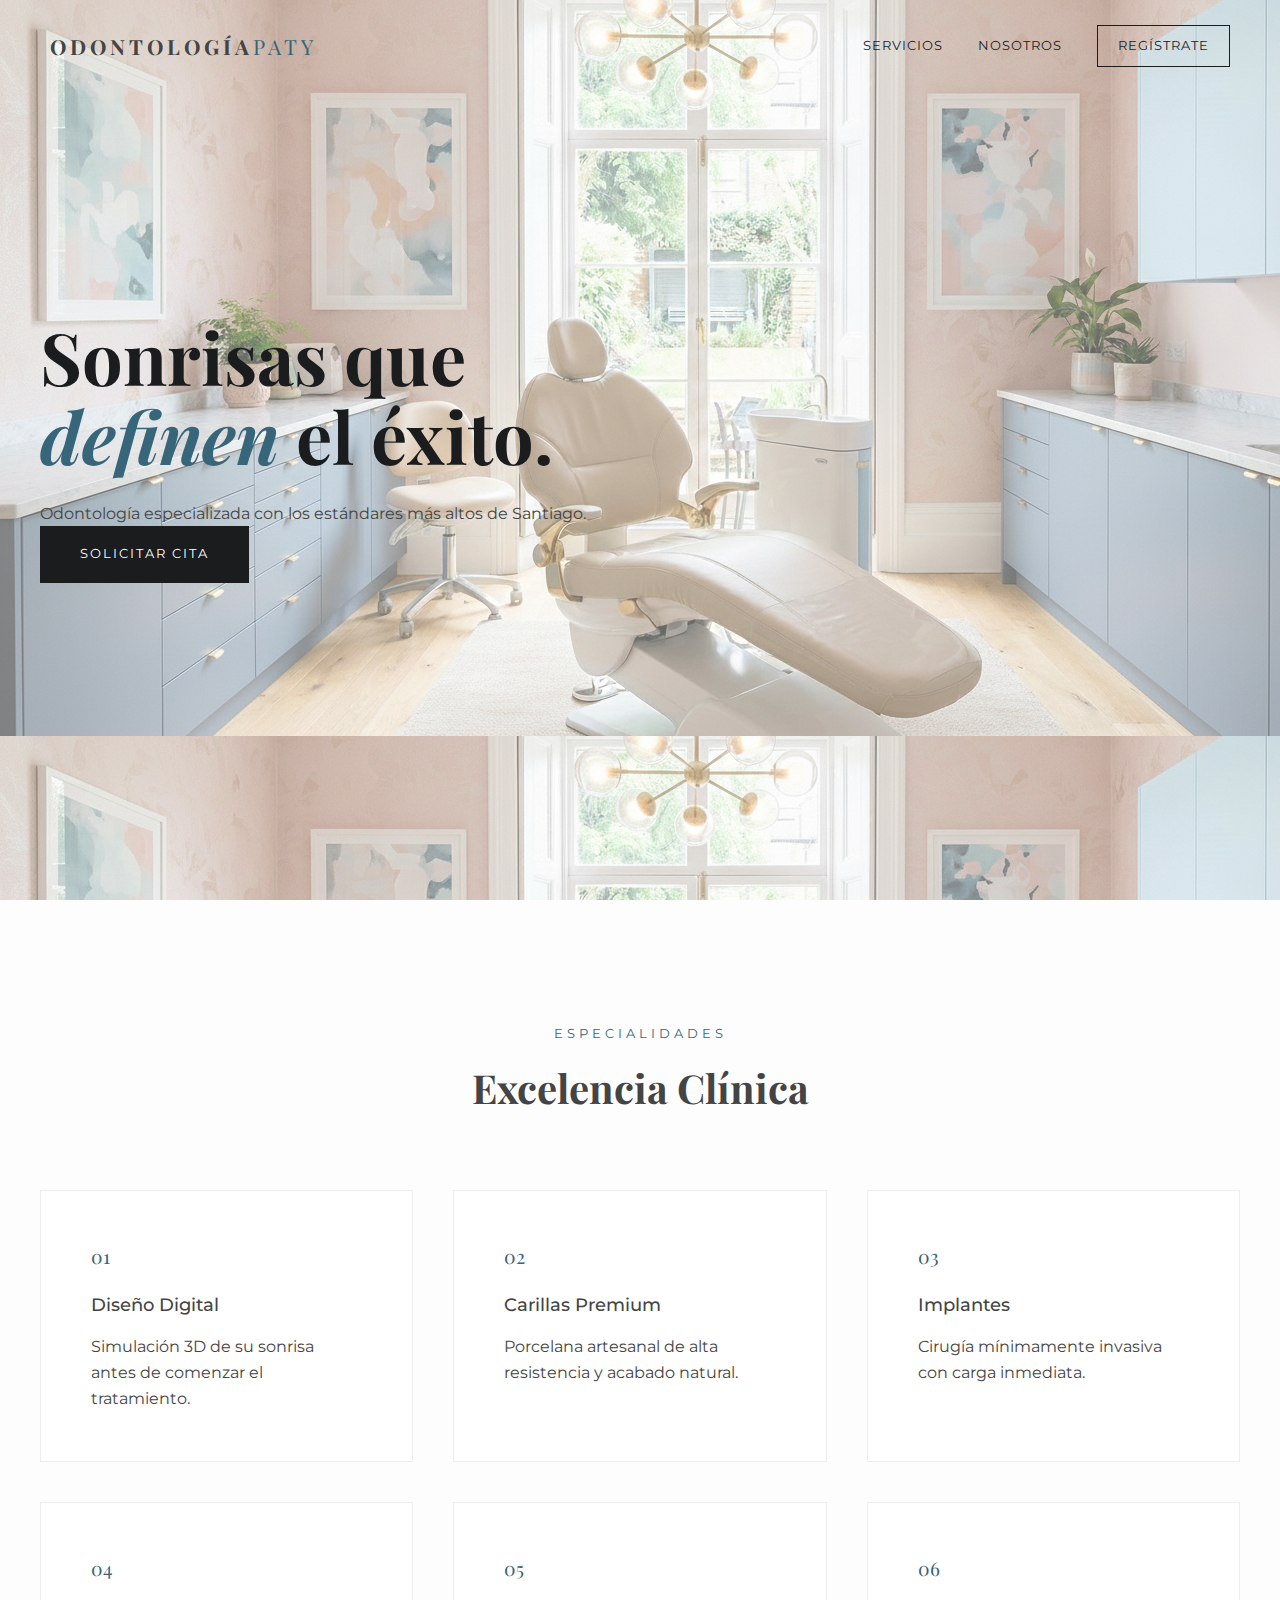
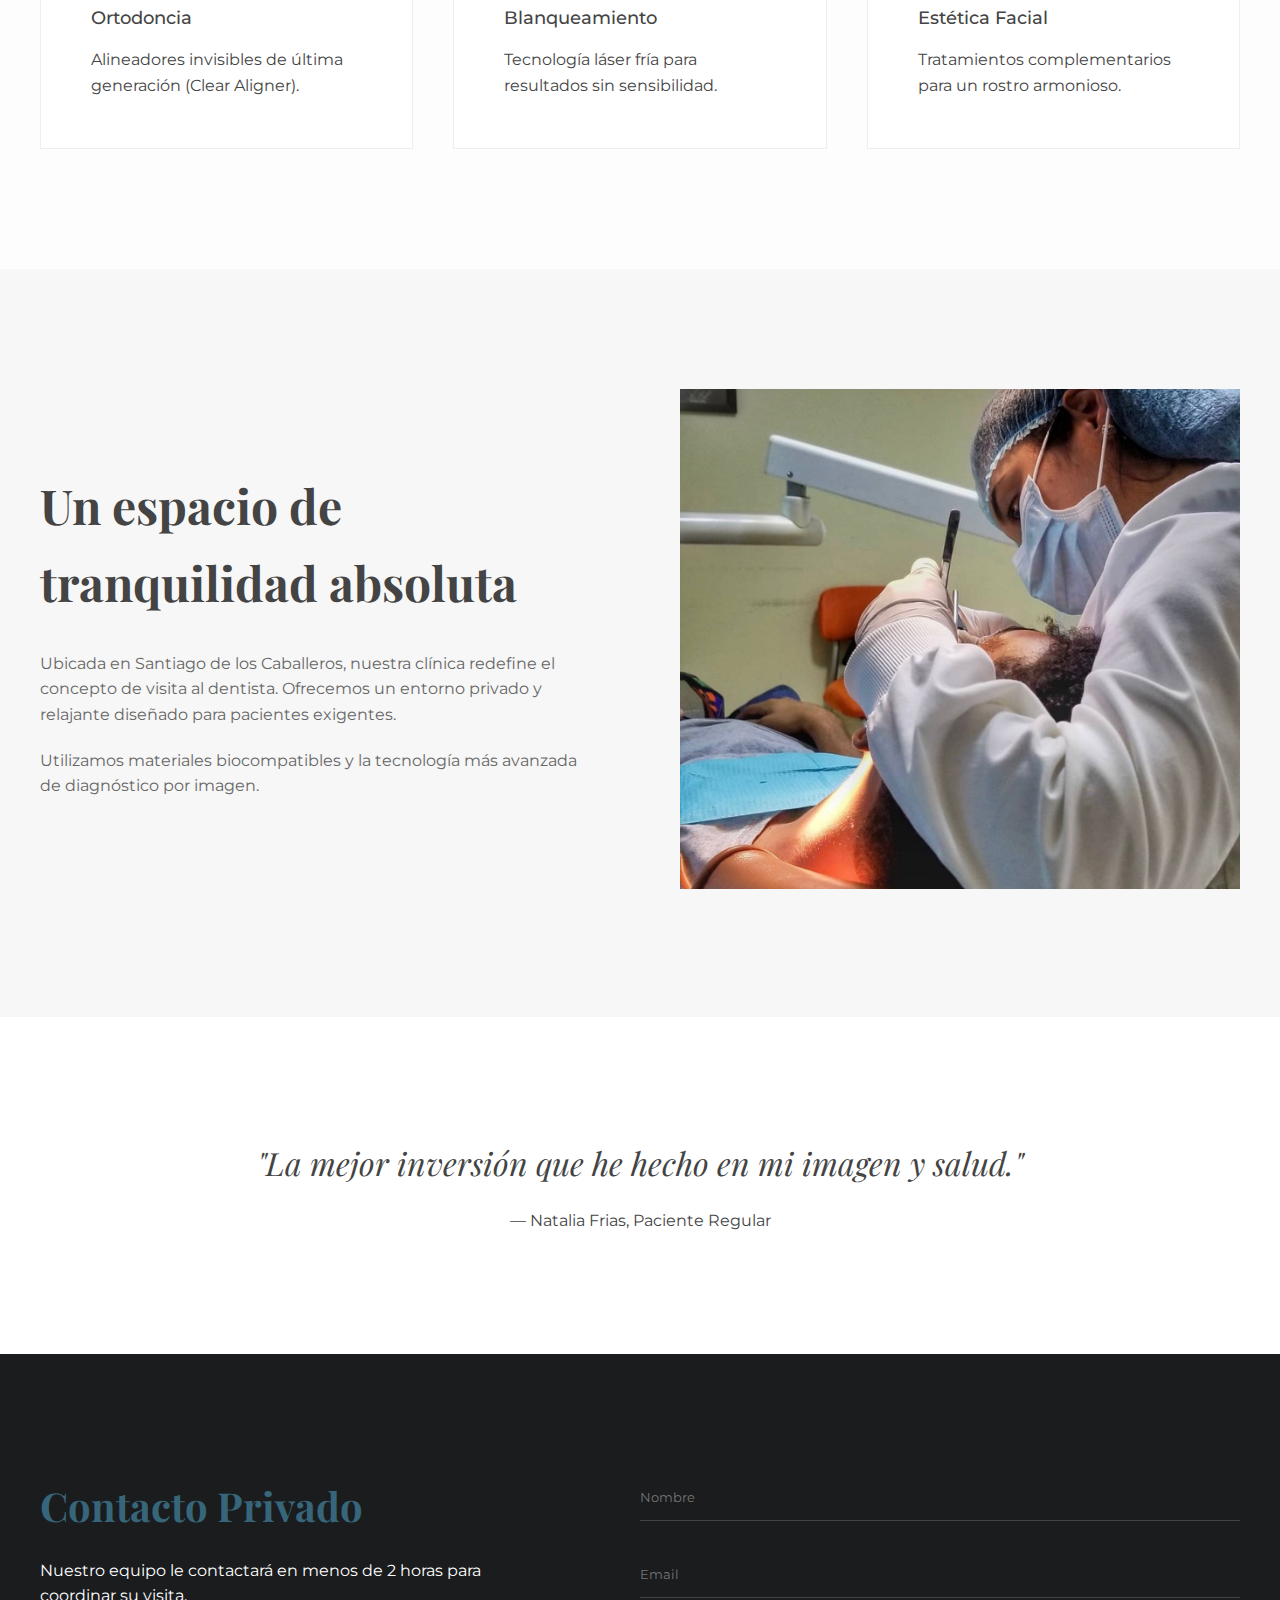
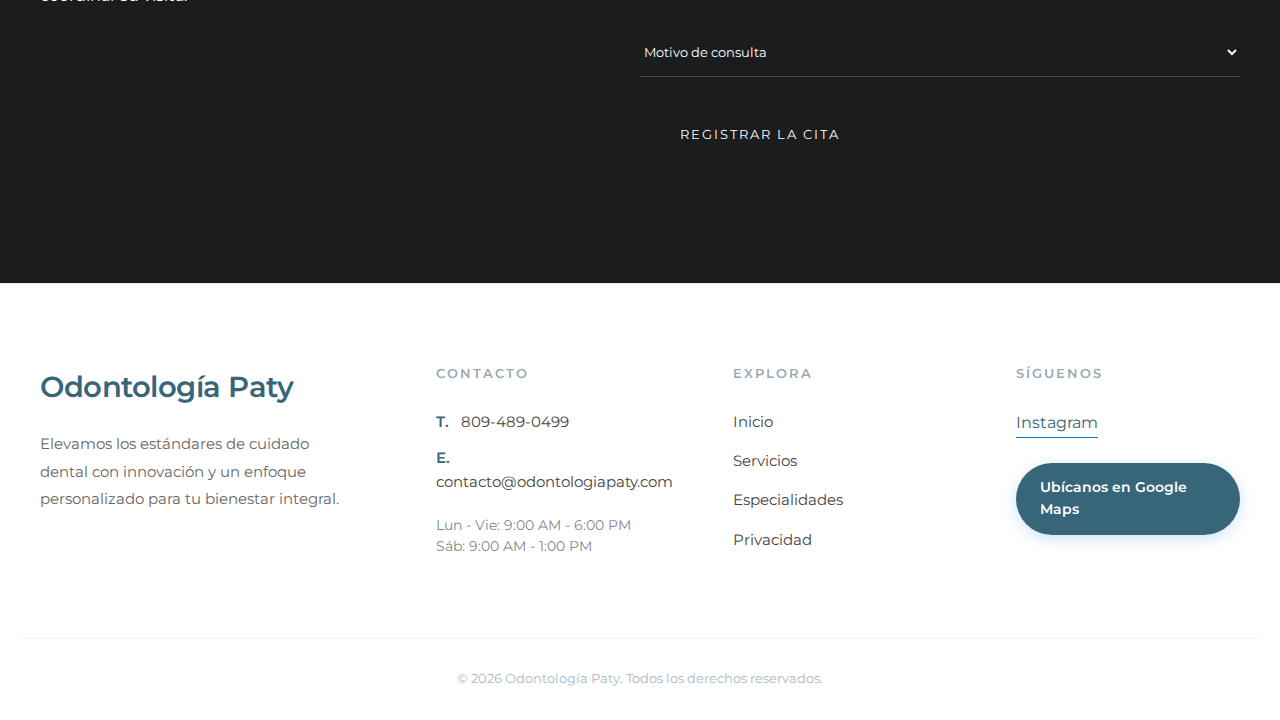
<file: Index.html>
<!DOCTYPE html>
<html lang="es">
<head>
    <meta charset="UTF-8">
    <meta name="viewport" content="width=device-width, initial-scale=1.0">
    <title>Odontología Paty</title>
    <link href="https://fonts.googleapis.com/css2?family=Montserrat:wght@300;500&family=Playfair+Display:ital,wght@0,400;0,700;1,400&display=swap" rel="stylesheet">
    <link rel="stylesheet" href="./css/Style.css">
</head>
<body>

    <header class="header">
        <nav class="navbar">
            <div class="logo">ODONTOLOGÍA<span>PATY</span></div>
            <div class="menu">
                <a href="#servicios">Servicios</a>
                <a href="#nosotros">Nosotros</a>
                <a href="./pags/register.html" class="btn-sm">Regístrate</a>
            </div>
        </nav>
    </header>

    <main>
        <section class="hero">
            <div class="wrapper">
                <div class="hero-txt">
                    <h1>Sonrisas que <br><em>definen</em> el éxito.</h1>
                    <p>Odontología especializada con los estándares más altos de Santiago.</p>
                    <a href="#contacto" class="btn">Solicitar Cita</a>
                </div>
            </div>
        </section>

        <section id="servicios" class="serv">
            <div class="wrapper">
                <div class="intro">
                    <span>Especialidades</span>
                    <h2>Excelencia Clínica</h2>
                </div>
                <div class="grid">
                    <article class="item">
                        <div class="icon">01</div>
                        <h3>Diseño Digital</h3>
                        <p>Simulación 3D de su sonrisa antes de comenzar el tratamiento.</p>
                    </article>
                    <article class="item">
                        <div class="icon">02</div>
                        <h3>Carillas Premium</h3>
                        <p>Porcelana artesanal de alta resistencia y acabado natural.</p>
                    </article>
                    <article class="item">
                        <div class="icon">03</div>
                        <h3>Implantes</h3>
                        <p>Cirugía mínimamente invasiva con carga inmediata.</p>
                    </article>
                    <article class="item">
                        <div class="icon">04</div>
                        <h3>Ortodoncia</h3>
                        <p>Alineadores invisibles de última generación (Clear Aligner).</p>
                    </article>
                    <article class="item">
                        <div class="icon">05</div>
                        <h3>Blanqueamiento</h3>
                        <p>Tecnología láser fría para resultados sin sensibilidad.</p>
                    </article>
                    <article class="item">
                        <div class="icon">06</div>
                        <h3>Estética Facial</h3>
                        <p>Tratamientos complementarios para un rostro armonioso.</p>
                    </article>
                </div>
            </div>
        </section>

        <section id="nosotros" class="about">
            <div class="wrapper split">
                <div class="col-txt">
                    <h2>Un espacio de <br>tranquilidad absoluta</h2>
                    <p>Ubicada en Santiago de los Caballeros, nuestra clínica redefine el concepto de visita al dentista. Ofrecemos un entorno privado y relajante diseñado para pacientes exigentes.</p>
                    <p>Utilizamos materiales biocompatibles y la tecnología más avanzada de diagnóstico por imagen.</p>
                </div>
                <div class="col-img">
                    <img src="./img/doct.jpeg" alt="Clinica">
                </div>
            </div>
        </section>

        <section class="quote">
            <div class="wrapper">
                <blockquote>"La mejor inversión que he hecho en mi imagen y salud."</blockquote>
                <p>— Natalia Frias, Paciente Regular</p>
            </div>
        </section>

        <section id="contacto" class="contact">
            <div class="wrapper">
                <div class="form-box">
                    <div class="form-info">
                        <h2>Contacto Privado</h2>
                        <p>Nuestro equipo le contactará en menos de 2 horas para coordinar su visita.</p>
                    </div>
                    <form>
                        <input type="text" placeholder="Nombre" required>
                        <input type="email" placeholder="Email" required>
                        <select>
                            <option>Motivo de consulta</option>
                            <option>Estética</option>
                            <option>Implantes</option>
                        </select>
                       <a href="../clinica/pags/form_citas.html" class="btn">Registrar la cita</a>
                       
                    </form>
                </div>
            </div>
        </section>
    </main>

  <footer class="footer-premium">
    <div class="footer-container">
        <div class="footer-section brand-info">
            <h2 class="footer-title-main">Odontología Paty</h2>
            <p class="footer-text">
                Elevamos los estándares de cuidado dental con innovación y un enfoque personalizado para tu bienestar integral.
            </p>
        </div>

        <div class="footer-section">
            <h4 class="footer-subtitle">Contacto</h4>
            <div class="contact-item">
                <span class="label">T.</span>
                <a href="tel:8094890499" class="footer-link">809-489-0499</a>
            </div>
            <div class="contact-item">
                <span class="label">E.</span>
                <a href="mailto:contacto@odontologiapaty.com" class="footer-link">contacto@odontologiapaty.com</a>
            </div>
            <div class="schedule-box">
                <p>Lun - Vie: 9:00 AM - 6:00 PM</p>
                <p>Sáb: 9:00 AM - 1:00 PM</p>
            </div>
        </div>

        <div class="footer-section">
            <h4 class="footer-subtitle">Explora</h4>
            <nav class="footer-nav">
                <a href="#" class="footer-link">Inicio</a>
                <a href="#" class="footer-link">Servicios</a>
                <a href="#" class="footer-link">Especialidades</a>
                <a href="#" class="footer-link">Privacidad</a>
            </nav>
        </div>

        <div class="footer-section">
            <h4 class="footer-subtitle">Síguenos</h4>
            <a href="https://www.instagram.com/c.odontologico_losprados/" target="_blank" class="instagram-link">
                Instagram
            </a>
            <div class="map-container">
                <a href="https://maps.app.goo.gl/Rfdega7VEB535Qpf8" target="_blank" class="map-button">
                    Ubícanos en Google Maps
                </a>
            </div>
        </div>
    </div>

    <div class="footer-copyright">
        <p>&copy; 2026 Odontología Paty. Todos los derechos reservados.</p>
    </div>
</footer>
</body>
</html>
</file>
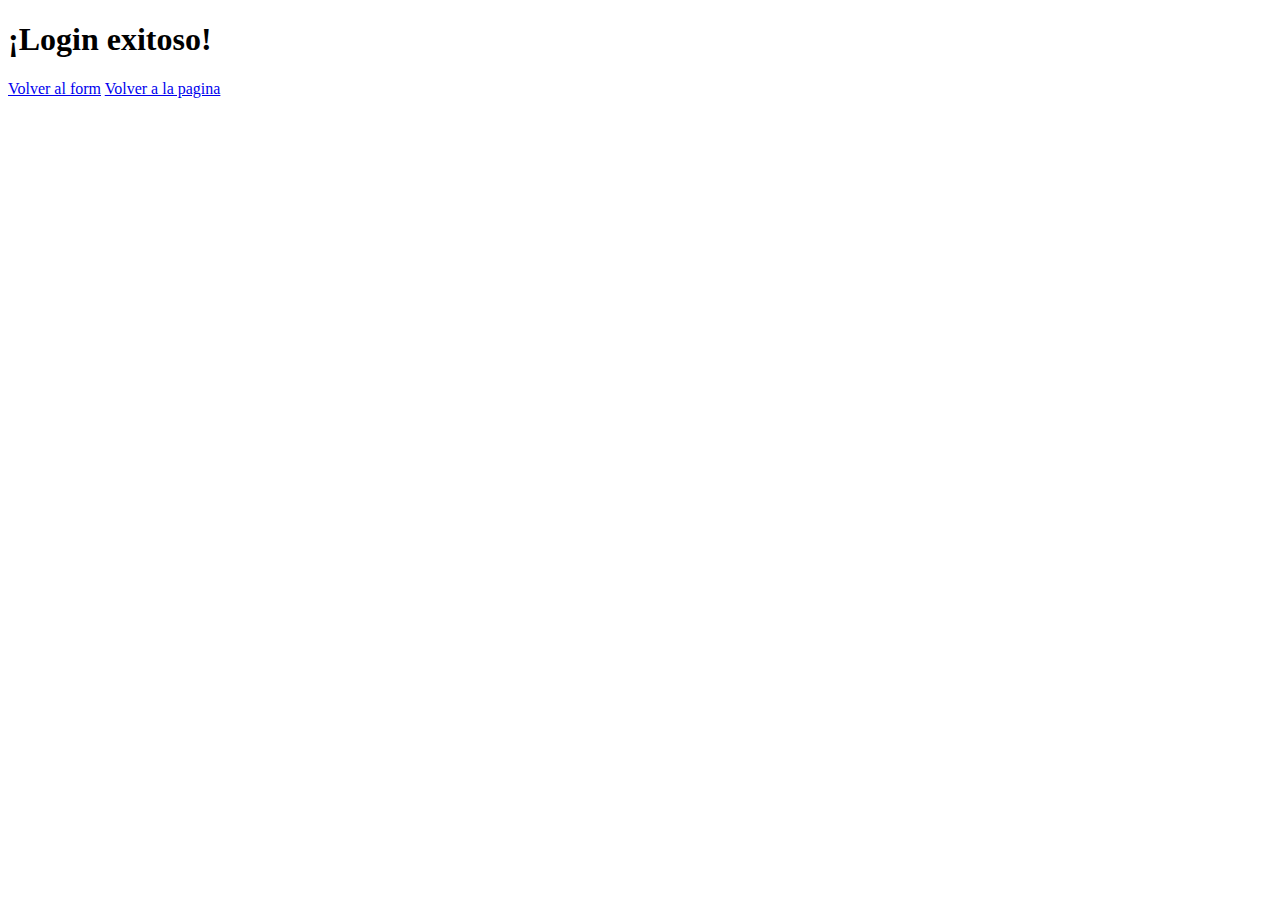
<file: pags/form.html>
<!DOCTYPE html>
<html lang="es">
<head>
    <meta charset="UTF-8">
    <title>Bienvenido</title>
</head>
<body>
    <h1>¡Login exitoso!</h1>
    <a href="../pags/login.html">Volver al form</a>
    <a href="../Index.html">Volver a la pagina </a>

</body>
</html>
</file>
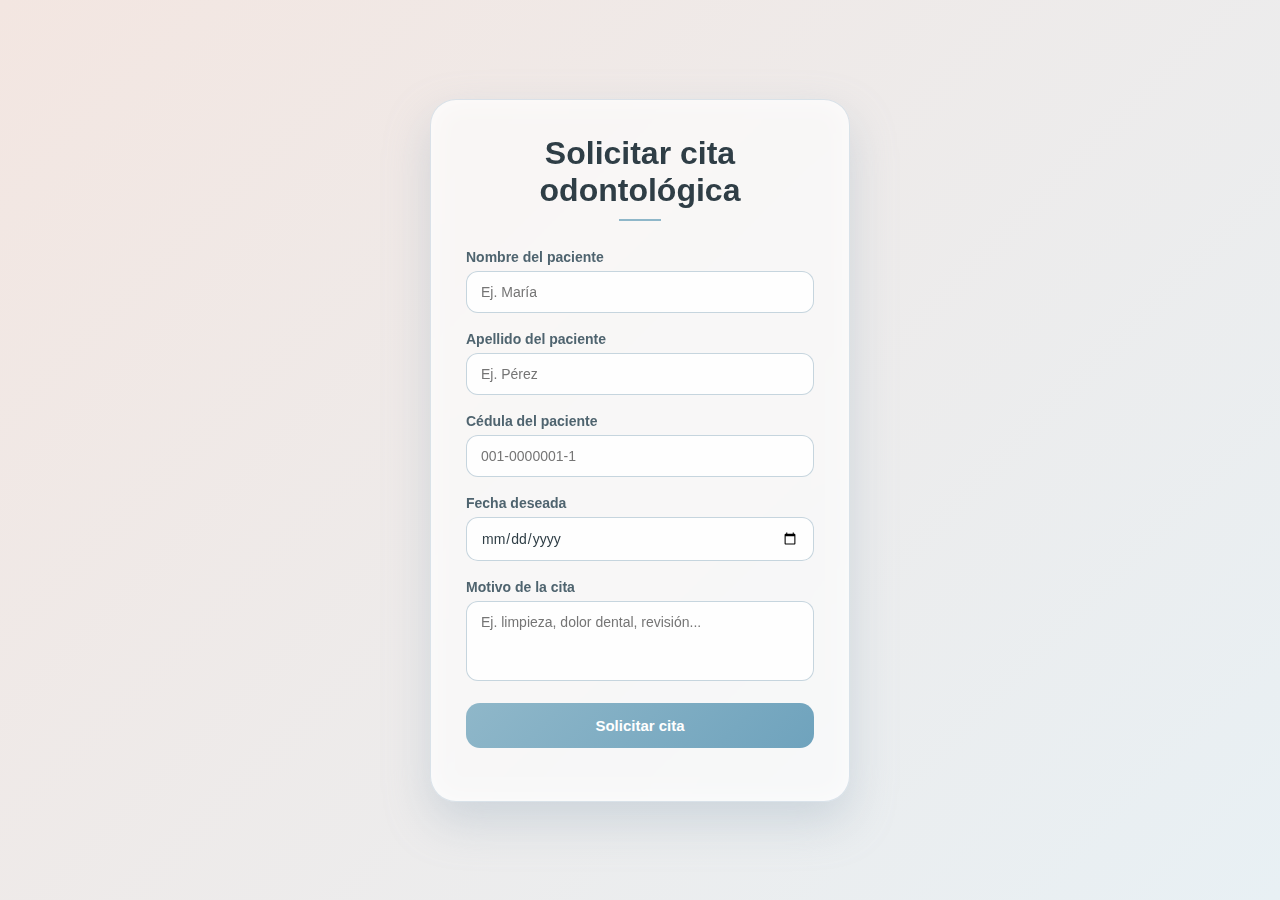
<file: pags/form_citas.html>
<!doctype html>
<html lang="es">
<head>
  <meta charset="utf-8" />
  <meta name="viewport" content="width=device-width,initial-scale=1" />
  <title>Solicitar cita</title>

<style>
* {
  box-sizing: border-box;
  margin: 0;
  padding: 0;
  font-family: 'Segoe UI', Arial, Helvetica, sans-serif;
}

body {
  min-height: 100vh;
  background: linear-gradient(135deg, #f3e6e1, #e8f0f4);
  display: flex;
  align-items: center;
  justify-content: center;
}

main {
  width: 100%;
  max-width: 420px;
  padding: 35px;
  border-radius: 26px;
  background: rgba(255, 255, 255, 0.6);
  backdrop-filter: blur(20px);
  border: 1px solid rgba(180, 200, 215, 0.45);
  box-shadow:
    0 20px 45px rgba(150, 170, 185, 0.35),
    inset 0 0 25px rgba(255, 255, 255, 0.6);
}

h1 {
  text-align: center;
  margin-bottom: 28px;
  color: #2f3e46;
  font-weight: 600;
}

h1::after {
  content: "";
  display: block;
  width: 42px;
  height: 2px;
  margin: 10px auto 0;
  background: #8fb7c9;
}

form div {
  margin-bottom: 18px;
}

label {
  display: block;
  margin-bottom: 6px;
  font-size: 14px;
  color: #4f646f;
  font-weight: 600;
}

input,
textarea {
  width: 100%;
  padding: 12px 14px;
  background: rgba(255, 255, 255, 0.85);
  border: 1px solid rgba(160, 185, 200, 0.6);
  border-radius: 12px;
  font-size: 14px;
  color: #2f3e46;
  outline: none;
}

textarea {
  resize: none;
  min-height: 80px;
}

button {
  width: 100%;
  padding: 14px;
  border-radius: 14px;
  border: none;
  background: linear-gradient(135deg, #8fb7c9, #6fa3bd);
  color: white;
  font-size: 15px;
  font-weight: 600;
  cursor: pointer;
}

button:hover {
  box-shadow: 0 10px 25px rgba(111, 163, 189, 0.5);
}
</style>
</head>

<body>
  <main>
    <h1>Solicitar cita odontológica</h1>

    <form action="../php/form_citas.php" method="post">

      <div>
        <label for="nombre">Nombre del paciente</label>
        <input
          type="text"
          id="nombre"
          name="nombre"
          placeholder="Ej. María"
          required>
      </div>

      <div>
        <label for="apellido">Apellido del paciente</label>
        <input
          type="text"
          id="apellido"
          name="apellido"
          placeholder="Ej. Pérez"
          required>
      </div>

      <div>
        <label for="cedula">Cédula del paciente</label>
        <input
          type="text"
          id="cedula"
          name="cedula"
          placeholder="001-0000001-1"
          required>
      </div>

      <div>
        <label for="fecha">Fecha deseada</label>
        <input
          type="date"
          id="fecha"
          name="fecha"
          required>
      </div>

      <div>
        <label for="motivo">Motivo de la cita</label>
        <textarea
          id="motivo"
          name="motivo"
          placeholder="Ej. limpieza, dolor dental, revisión..."></textarea>
      </div>

      <div>
        <button type="submit">Solicitar cita</button>
      </div>

    </form>
  </main>
</body>
</html>
</file>
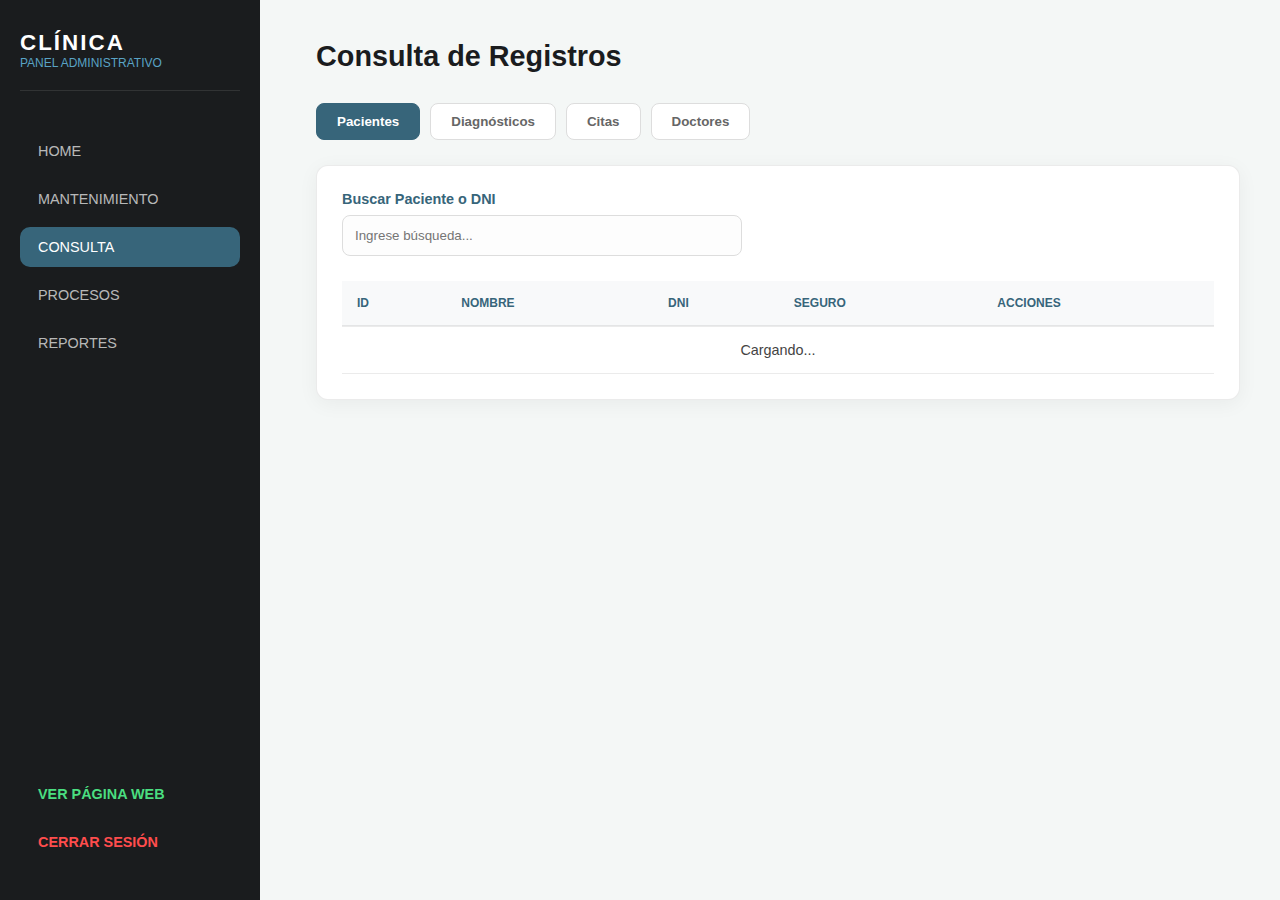
<file: Clinica/pags/consulta.html>
<!DOCTYPE html>
<html lang="es">
<head>
    <meta charset="UTF-8">
    <meta name="viewport" content="width=device-width, initial-scale=1.0">
    <title>Consulta - Sistema Clínica</title>
    <link rel="stylesheet" href="../css/dashboard.css?v=6.0">
</head>
<body>
    <div class="dashboard-container">
        <button class="menu-toggle" onclick="toggleSidebar()">&#9776;</button>

        <aside class="sidebar" id="sidebar">
            <div class="sidebar-header">
                <h2>CLÍNICA</h2>
                <p>Panel Administrativo</p>
            </div>
            <nav>
                <ul class="nav-menu">
                    <li class="nav-item"><a href="../pags/home.html" class="nav-link">HOME</a></li>
                    <li class="nav-item"><a href="../pags/mantenimiento.html" class="nav-link">MANTENIMIENTO</a></li>
                    <li class="nav-item"><a href="../pags/consulta.html" class="nav-link active">CONSULTA</a></li>
                    <li class="nav-item"><a href="../pags/procesos.html" class="nav-link">PROCESOS</a></li>
                    <li class="nav-item"><a href="../pags/reportes.html" class="nav-link">REPORTES</a></li>
                </ul>
                <ul class="nav-menu" style="position: absolute; bottom: 30px; width: calc(100% - 40px);">
                    <li class="nav-item"><a href="../Index.html" class="nav-link" style="color: #4ade80 !important; font-weight: 700;">VER PÁGINA WEB</a></li>
                    <li class="nav-item"><a href="../php/logout.php" class="nav-link" style="color: #ff4d4d !important; font-weight: 700;">CERRAR SESIÓN</a></li>
                </ul>
            </nav>
        </aside>

        <main class="main-content">
            <header class="content-header">
                <h1>Consulta de Registros</h1>
            </header>

            <div class="tabs-container">
                <button class="tab-btn active" onclick="showTab('pacientes')">Pacientes</button>
                <button class="tab-btn" onclick="showTab('diagnosticos')">Diagnósticos</button>
                <button class="tab-btn" onclick="showTab('citas')">Citas</button>
                <button class="tab-btn" onclick="showTab('doctores')">Doctores</button>
            </div>

            <div class="glass-card">
                <div class="form-group" style="max-width: 400px; margin-bottom: 25px;">
                    <label id="labelSearch">Buscar Paciente o DNI</label>
                    <input type="text" class="form-control" id="searchInput" placeholder="Ingrese búsqueda..." onkeyup="buscar()">
                </div>
                
                <table class="data-table">
                    <thead id="tableHeader"></thead>
                    <tbody id="tableBody"></tbody>
                </table>
            </div>
        </main>
    </div>

    <div class="modal-overlay" id="modalDetalle">
        <div class="modal">
            <h2 style="color: var(--accent-cyan); margin-bottom: 20px;">Detalle del Registro</h2>
            <div id="detalleContent" style="max-height: 400px; overflow-y: auto; color: #444;"></div>
            <div style="margin-top: 20px; text-align: right;">
                <button class="btn-primary" onclick="cerrarModal()">Cerrar</button>
            </div>
        </div>
    </div>

    <script>
        let currentType = 'pacientes';
        function toggleSidebar() { document.getElementById('sidebar').classList.toggle('active'); }
        function showTab(type) {
            document.querySelectorAll('.tab-btn').forEach(b => b.classList.remove('active'));
            event.target.classList.add('active');
            currentType = type;
            updateHeaders(); fetchData();
        }
        function updateHeaders() {
            const h = document.getElementById('tableHeader');
            if(currentType === 'pacientes') h.innerHTML = '<tr><th>ID</th><th>Nombre</th><th>DNI</th><th>Seguro</th><th>Acciones</th></tr>';
            else if(currentType === 'diagnosticos') h.innerHTML = '<tr><th>ID</th><th>Fecha</th><th>Paciente</th><th>Diagnóstico</th><th>Acciones</th></tr>';
            else if(currentType === 'citas') h.innerHTML = '<tr><th>ID</th><th>Fecha</th><th>Paciente</th><th>Doctor</th><th>Estado</th><th>Acciones</th></tr>';
            else h.innerHTML = '<tr><th>ID</th><th>Nombre</th><th>Especialidad</th><th>Estado</th><th>Acciones</th></tr>';
        }
        function fetchData() {
            const b = document.getElementById('tableBody');
            b.innerHTML = '<tr><td colspan="10" style="text-align:center;">Cargando...</td></tr>';
            fetch(`../php/api/get_consulta.php?type=${currentType}`)
                .then(r => r.json()).then(r => {
                    if(r.success) {
                        b.innerHTML = '';
                        r.data.forEach(item => {
                            const tr = document.createElement('tr');
                            let html = '';
                            if(currentType === 'pacientes') html = `<td>${item.ID}</td><td>${item.Nombre}</td><td>${item.DNI}</td><td>${item.Seguro}</td>`;
                            else if(currentType === 'diagnosticos') html = `<td>${item.ID}</td><td>${item.Fecha}</td><td>${item.Paciente}</td><td>${item.Diagnostico}</td>`;
                            else if(currentType === 'citas') html = `<td>${item.ID}</td><td>${item.Fecha}</td><td>${item.Paciente}</td><td>${item.Doctor}</td><td>${item.Estado}</td>`;
                            else html = `<td>${item.ID}</td><td>${item.Nombre}</td><td>${item.Especialidad}</td><td>${item.Estado}</td>`;
                            html += `<td><button class="btn-secondary" onclick='verDetalle(${JSON.stringify(item)})'>Detalle</button></td>`;
                            tr.innerHTML = html; b.appendChild(tr);
                        });
                    }
                });
        }
        function verDetalle(obj) {
            const cont = document.getElementById('detalleContent'); cont.innerHTML = '';
            for(let key in obj) { cont.innerHTML += `<p><strong>${key}:</strong> ${obj[key]}</p>`; }
            document.getElementById('modalDetalle').classList.add('active');
        }
        function cerrarModal() { document.getElementById('modalDetalle').classList.remove('active'); }
        document.addEventListener('DOMContentLoaded', () => { updateHeaders(); fetchData(); });
    </script>
</body>
</html>
</file>
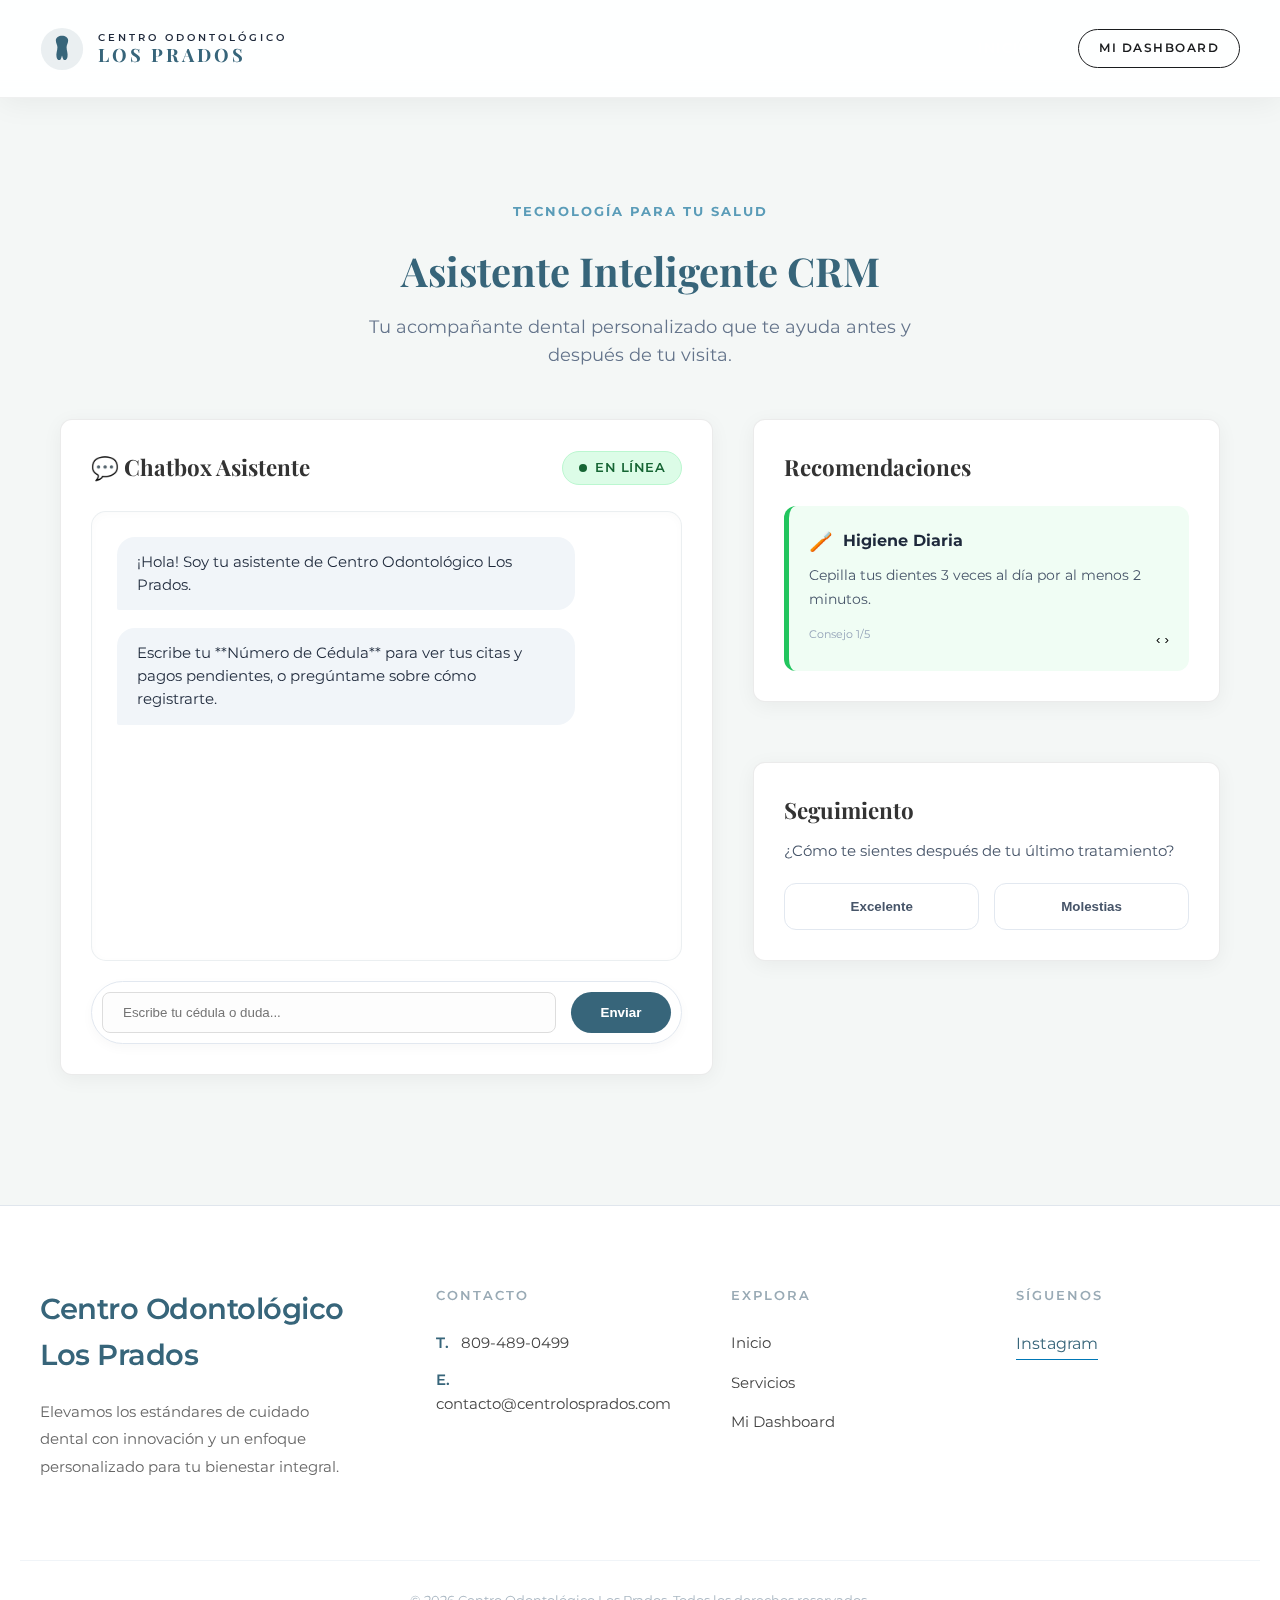
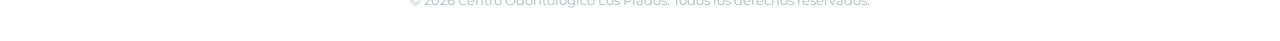
<file: Clinica/pags/crm_asistente.html>
<!DOCTYPE html>
<html lang="es">
<head>
    <meta charset="UTF-8">
    <meta name="viewport" content="width=device-width, initial-scale=1.0">
    <title>Asistente Inteligente CRM - Centro Odontológico Los Prados</title>
    <link href="https://fonts.googleapis.com/css2?family=Montserrat:wght@300;400;500;600;700&family=Playfair+Display:ital,wght@0,400;0,700;1,400&display=swap" rel="stylesheet">
    <link rel="stylesheet" href="../css/Style.css">
    <link rel="stylesheet" href="../css/dashboard.css?v=6.2">
    <style>
        body { background-color: #f4f7f9; }
        .chat-container { height: 450px; overflow-y: auto; padding: 25px; background: white; border-radius: 15px; margin-bottom: 20px; border: 1px solid rgba(55, 101, 122, 0.1); box-shadow: inset 0 2px 10px rgba(0,0,0,0.02); }
        .msg { margin-bottom: 18px; max-width: 85%; padding: 14px 20px; border-radius: 18px; font-size: 0.95rem; line-height: 1.5; position: relative; }
        .msg-bot { background: #f1f5f9; color: #1e293b; border-bottom-left-radius: 2px; }
        .msg-user { background: #37657a; color: white; margin-left: auto; border-bottom-right-radius: 2px; }
        .status-badge { display: inline-flex; align-items: center; padding: 6px 16px; border-radius: 50px; font-weight: 600; font-size: 0.8rem; letter-spacing: 0.5px; text-transform: uppercase; }
        .status-green { background: #dcfce7; color: #166534; border: 1px solid #bbf7d0; }
        .pulse { width: 8px; height: 8px; border-radius: 50%; margin-right: 8px; animation: pulse 2s infinite; }
        @keyframes pulse { 0% { transform: scale(0.95); box-shadow: 0 0 0 0 rgba(22, 101, 52, 0.7); } 70% { transform: scale(1.1); box-shadow: 0 0 0 10px rgba(22, 101, 52, 0); } 100% { transform: scale(0.95); box-shadow: 0 0 0 0 rgba(22, 101, 52, 0); } }
        
        .crm-header { padding: 80px 0 40px; text-align: center; }
        .crm-header h1 { font-family: 'Playfair Display', serif; font-size: 2.5rem; color: #37657a; margin-top: 15px; }
        
        .btn-feedback { transition: all 0.3s ease; border: 1px solid #e2e8f0; background: white; color: #475569; font-weight: 600; }
        .btn-feedback:hover { transform: translateY(-2px); box-shadow: 0 5px 15px rgba(0,0,0,0.05); border-color: #37657a; color: #37657a; }

        @keyframes slideIn { from { opacity: 0; transform: translateY(10px); } to { opacity: 1; transform: translateY(0); } }
        
        /* Ajustes para que el footer original se vea bien */
        .footer-premium { margin-top: 80px; }
    </style>
</head>
<body>

    <header class="header scrolled" style="position: relative;">
        <nav class="navbar" style="padding: 15px 40px;">
            <a href="../Index.html" class="logo-link">
                <div class="logo-icon-wrapper">
                    <svg class="logo-tooth" viewBox="0 0 50 50" fill="none" xmlns="http://www.w3.org/2000/svg">
                        <circle cx="25" cy="25" r="24" fill="#37657a" opacity="0.1"/>
                        <path d="M25 10C21.2 10 18 12 18 15.2C18 18.3 19.8 19.8 19.8 23C19.8 26.5 18 30.5 18.8 34C19.6 37.5 21.2 37.5 22.4 37.5C23.6 37.5 24 36 25 32.5C26 36 26.4 37.5 27.6 37.5C28.8 37.5 30.4 37.5 31.2 34C32 30.5 30.2 26.5 30.2 23C30.2 19.8 32 18.3 32 15.2C32 12 28.8 10 25 10Z" fill="#37657a"/>
                    </svg>
                </div>
                <div class="logo-text">
                    <span class="logo-main" style="color: #1e293b;">CENTRO ODONTOLÓGICO</span>
                    <span class="logo-accent" style="color: #37657a;">LOS PRADOS</span>
                </div>
            </a>
            <div class="nav-menu">
                <a href="../Index.html" class="nav-link">Inicio</a>
                <a href="login.html" class="nav-login">Mi Dashboard</a>
            </div>
        </nav>
    </header>

    <div class="dashboard-container" style="grid-template-columns: 1fr; padding-top: 0;">
        <main class="main-content" style="max-width: 1200px; margin: 0 auto; padding: 20px;">
            <header class="crm-header">
                <span style="text-transform: uppercase; letter-spacing: 2px; font-weight: 700; color: #5a9cb8; font-size: 0.8rem;">Tecnología para tu salud</span>
                <h1>Asistente Inteligente CRM</h1>
                <p style="color: #64748b; font-size: 1.1rem; max-width: 600px; margin: 10px auto;">Tu acompañante dental personalizado que te ayuda antes y después de tu visita.</p>
            </header>

            <div style="display: grid; grid-template-columns: 1.4fr 1fr; gap: 40px;">
                <!-- CHATBOT -->
                <section class="glass-card" style="display: flex; flex-direction: column; padding: 30px; align-self: start;">
                    <div style="display: flex; justify-content: space-between; align-items: center; margin-bottom: 25px;">
                        <h3 style="font-family: 'Playfair Display', serif; font-size: 1.4rem;">💬 Chatbox Asistente</h3>
                        <span class="status-badge status-green"><div class="pulse" style="background: #166534;"></div> En línea</span>
                    </div>
                    
                    <div class="chat-container" id="chatBox">
                        <div class="msg msg-bot">¡Hola! Soy tu asistente de Centro Odontológico Los Prados.</div>
                        <div class="msg msg-bot">Escribe tu **Número de Cédula** para ver tus citas y pagos pendientes, o pregúntame sobre cómo registrarte.</div>
                    </div>

                    <div style="display: flex; gap: 15px; background: white; padding: 10px; border-radius: 50px; border: 1px solid #e2e8f0; box-shadow: 0 4px 12px rgba(0,0,0,0.03);">
                        <input type="text" id="userInput" class="form-control" placeholder="Escribe tu cédula o duda..." style="margin-bottom: 0; border: none; padding-left: 20px; outline: none; flex: 1;">
                        <button class="btn-primary" onclick="sendMessage()" style="width: auto; padding: 12px 30px; border-radius: 50px;">Enviar</button>
                    </div>
                </section>

                <!-- LADO DERECHO -->
                <div style="display: flex; flex-direction: column; gap: 30px;">
                    <!-- RECOMENDACIONES -->
                    <section class="glass-card" style="padding: 30px;">
                        <h3 style="font-family: 'Playfair Display', serif; font-size: 1.4rem; margin-bottom: 20px;"> Recomendaciones</h3>
                        <div id="recBox">
                            <!-- Slider dinámico -->
                        </div>
                    </section>

                    <!-- SEGUIMIENTO -->
                    <section class="glass-card" style="padding: 30px; background: linear-gradient(to bottom right, #ffffff, #f8fafc);">
                        <h3 style="font-family: 'Playfair Display', serif; font-size: 1.4rem; margin-bottom: 10px;"> Seguimiento</h3>
                        <p style="font-size: 0.95rem; color: #475569; margin-bottom: 20px;">¿Cómo te sientes después de tu último tratamiento?</p>
                        <div style="display: flex; gap: 15px;">
                            <button class="btn-feedback" style="flex:1; padding: 15px; border-radius: 12px;" onclick="feedback('Excelente')">Excelente </button>
                            <button class="btn-feedback" style="flex:1; padding: 15px; border-radius: 12px;" onclick="feedback('Molestias')">Molestias </button>
                        </div>
                    </section>
                </div>
            </div>
        </main>
    </div>

    <!-- FOOTER IGUAL AL INDEX -->
    <footer class="footer-premium">
        <div class="footer-container">
            <div class="footer-section brand-info">
                <h2 class="footer-title-main">Centro Odontológico Los Prados</h2>
                <p class="footer-text">
                    Elevamos los estándares de cuidado dental con innovación y un enfoque personalizado para tu bienestar integral.
                </p>
            </div>
            <div class="footer-section">
                <h4 class="footer-subtitle">Contacto</h4>
                <div class="contact-item">
                    <span class="label">T.</span>
                    <a href="tel:8094890499" class="footer-link">809-489-0499</a>
                </div>
                <div class="contact-item">
                    <span class="label">E.</span>
                    <a href="mailto:contacto@centrolosprados.com" class="footer-link">contacto@centrolosprados.com</a>
                </div>
            </div>
            <div class="footer-section">
                <h4 class="footer-subtitle">Explora</h4>
                <nav class="footer-nav">
                    <a href="../Index.html" class="footer-link">Inicio</a>
                    <a href="../Index.html#servicios" class="footer-link">Servicios</a>
                    <a href="login.html" class="footer-link">Mi Dashboard</a>
                </nav>
            </div>
            <div class="footer-section">
                <h4 class="footer-subtitle">Síguenos</h4>
                <a href="https://www.instagram.com/c.odontologico_losprados/" target="_blank" class="instagram-link">Instagram</a>
            </div>
        </div>
        <div class="footer-copyright">
            <p>&copy; 2026 Centro Odontológico Los Prados. Todos los derechos reservados.</p>
        </div>
    </footer>

    <script>
        const chatBox = document.getElementById('chatBox');
        const userInput = document.getElementById('userInput');
        let currentCedula = '';

        function sendMessage() {
            const txt = userInput.value.trim();
            if(!txt) return;
            addMsg(txt, 'user');
            userInput.value = '';

            setTimeout(() => {
                const lowTxt = txt.toLowerCase();
                
                // Saludos
                const saludos = ['hola', 'buen', 'tal', 'que hay'];
                const esSaludo = saludos.some(s => lowTxt.includes(s));
                
                // Palabras clave
                const esCita = lowTxt.includes('cita') || lowTxt.includes('agendar');
                const esRegistro = lowTxt.includes('registro') || lowTxt.includes('registrar');
                const esPago = lowTxt.includes('pago') || lowTxt.includes('debo') || lowTxt.includes('dinero') || lowTxt.includes('balance');
                const esDash = lowTxt.includes('dashboard') || lowTxt.includes('portal') || lowTxt.includes('historial') || lowTxt.includes('entrar') || lowTxt.includes('login') || lowTxt.includes('mi cuenta');
                
                // Detección de Cédula (Si tiene números)
                const tieneNumeros = /\d/.test(txt);

                if (esSaludo) {
                    addMsg("¡Hola! Soy tu asistente dental. ¿En qué puedo ayudarte hoy? Si quieres ver tus citas o pagos, escríbeme tu **Cédula**.", 'bot');
                }
                else if (esCita) {
                    addMsg("📅 **Para Citas**: Si ya eres paciente, entra a tu Dashboard. Si eres nuevo, por favor regístrate primero en el botón superior.", 'bot');
                }
                else if (esRegistro) {
                    addMsg("📝 **Registro**: Puedes registrarte haciendo clic en el botón 'Registrar Paciente' en el menú de arriba.", 'bot');
                }
                else if (esDash) {
                    addMsg("💻 **Tu Dashboard**: Para ver tu historial médico completo y recetas, ve a 'Mi Dashboard' en el menú superior o usa el botón de 'Iniciar Sesión'.", 'bot');
                }
                else if (esPago) {
                    addMsg("💰 **Pagos**: Para consultar tu balance pendiente, por favor ingresa tu **Número de Cédula** aquí mismo.", 'bot');
                }
                else if (tieneNumeros || lowTxt.length > 5) {
                    // Si parece una identificación o una consulta seria
                    consultarEstado(txt);
                }
                else {
                    addMsg("No estoy seguro de qué necesitas. ¿Podrías ser más específico? Por ejemplo: '¿Cómo me registro?' o escribe tu **Cédula**.", 'bot');
                }
            }, 800);
        }

        function consultarEstado(query) {
            fetch(`../php/api/get_crm_status.php?query=${encodeURIComponent(query)}`)
                .then(r => r.json()).then(r => {
                    if(r.success) {
                        currentCedula = r.debug_query;
                        let info = `¡Hola ${r.data.nombre}! He revisado tu estado:\n\n`;
                        info += r.data.citas.length > 0 ? `📅 **Cita**: ${r.data.citas[0].Fecha_citas} (${r.data.citas[0].Motivo_Cita}).\n` : `✅ Sin citas pendientes.\n`;
                        info += r.data.deudas.length > 0 ? `💰 **Saldo**: RD$ ${r.data.deudas[0].Monto}.` : `💎 Al día.`;
                        addMsg(info, 'bot');
                        actualizarRecomendaciones(r.data.citas.length > 0 ? r.data.citas[0].Motivo_Cita : '');
                    } else {
                        addMsg("⚠️ " + r.error, 'bot');
                    }
                });
        }

        const recomendaciones = [
            { t: "Higiene Diaria", c: "Cepilla tus dientes 3 veces al día por al menos 2 minutos.", b: "#f0fdf4", s: "#22c55e", i: "🪥" },
            { t: "Hilo Dental", c: "El hilo dental llega donde el cepillo no puede. Úsalo cada noche.", b: "#eff6ff", s: "#3b82f6", i: "🧵" },
            { t: "Limpieza de Lengua", c: "No olvides cepillar tu lengua para eliminar bacterias.", b: "#faf5ff", s: "#a855f7", i: "👅" },
            { t: "Cambio de Cepillo", c: "Cambia tu cepillo dental cada 3 meses o después de una gripe.", b: "#fef2f2", s: "#ef4444", i: "🔄" },
            { t: "Visita Semestral", c: "Ven a vernos al menos 2 veces al año para prevención.", b: "#f8fafc", s: "#64748b", i: "📅" }
        ];
        let currentRec = 0;

        function actualizarRecomendaciones(motivo = '') {
            const recBox = document.getElementById('recBox');
            let prioritario = null;
            if (motivo.toLowerCase().includes('limpieza')) prioritario = { t: "Post-Limpieza", c: "Evita ácidos por 2 horas para proteger el esmalte.", b: "#eff6ff", s: "#3b82f6", i: "✨" };
            const rec = prioritario || recomendaciones[currentRec];
            recBox.innerHTML = `
                <div style="padding: 20px; background: ${rec.b}; border-left: 5px solid ${rec.s}; border-radius: 12px; animation: slideIn 0.5s ease-out;">
                    <div style="display: flex; align-items: center; gap: 10px; margin-bottom: 8px;">
                        <span style="font-size: 1.2rem;">${rec.i}</span>
                        <p style="font-weight: 700; color: #1e293b;">${rec.t}</p>
                    </div>
                    <p style="font-size: 0.9rem; color: #475569;">${rec.c}</p>
                    <div style="margin-top: 15px; display: flex; justify-content: space-between;">
                        <span style="font-size: 0.7rem; color: #94a3b8;">Consejo ${currentRec + 1}/5</span>
                        <div><button onclick="changeRec(-1)" style="border:none; background:none; cursor:pointer;">‹</button>
                        <button onclick="changeRec(1)" style="border:none; background:none; cursor:pointer;">›</button></div>
                    </div>
                </div>`;
        }

        function changeRec(dir) { currentRec = (currentRec + dir + recomendaciones.length) % recomendaciones.length; actualizarRecomendaciones(); }
        setInterval(() => { currentRec = (currentRec + 1) % recomendaciones.length; actualizarRecomendaciones(); }, 8000);
        actualizarRecomendaciones();

        function addMsg(txt, type) {
            const div = document.createElement('div');
            div.className = `msg msg-${type}`;
            div.innerText = txt;
            chatBox.appendChild(div);
            chatBox.scrollTop = chatBox.scrollHeight;
        }

        function feedback(status) {
            if(!currentCedula) { alert("Primero ingresa tu cédula en el chat."); return; }
            const formData = new FormData();
            formData.append('cedula', currentCedula);
            formData.append('sentimiento', status);
            fetch('../php/api/save_feedback.php', { method: 'POST', body: formData })
                .then(r => r.json()).then(r => { if(r.success) alert("¡Gracias! Reportado como: " + status); });
        }

        userInput.addEventListener('keypress', (e) => { if(e.key === 'Enter') sendMessage(); });
    </script>
</body>
</html>
</file>
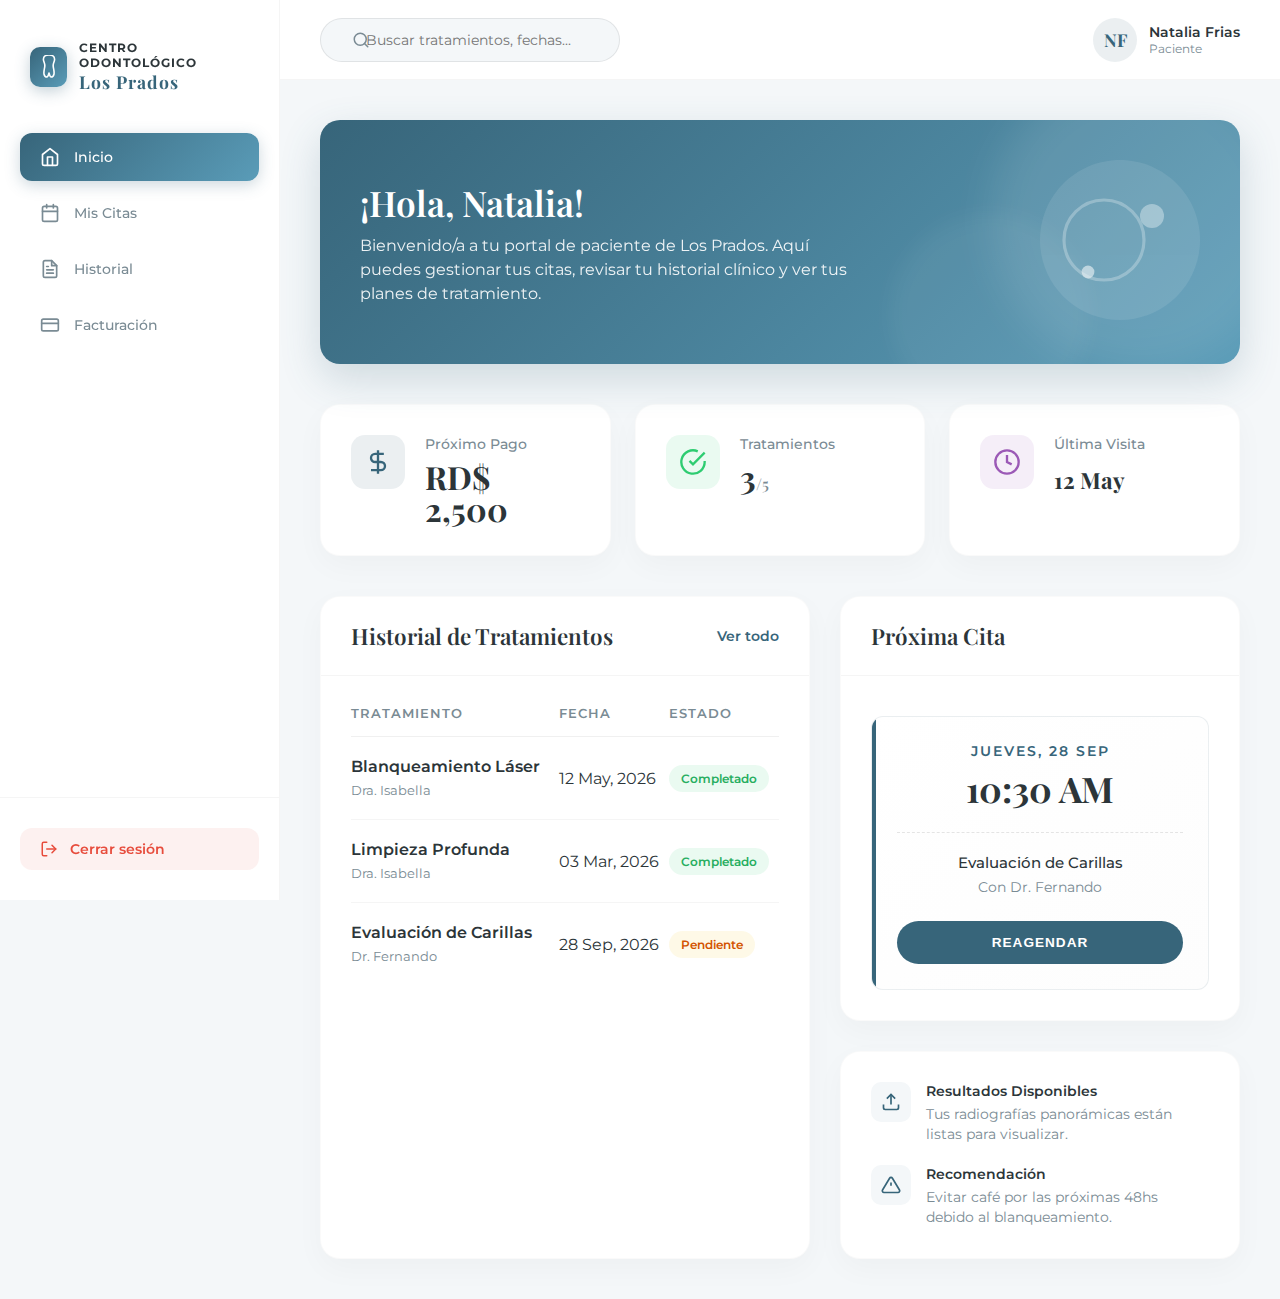
<file: Clinica/pags/dashboard.html>
<!DOCTYPE html>
<html lang="es">

<head>
    <meta charset="UTF-8">
    <meta name="viewport" content="width=device-width, initial-scale=1.0">
    <title id="page-title">Portal del Paciente - Los Prados</title>
    <link
        href="https://fonts.googleapis.com/css2?family=Montserrat:wght@300;400;500;600;700&family=Playfair+Display:ital,wght@0,400;0,700;1,400&display=swap"
        rel="stylesheet">
    <style>
        :root {
            --bg-color: #F4F7F9;
            --sidebar-bg: #FFFFFF;
            --oro: #37657a;
            --oro-light: #5a9cb8;
            --oro-fade: rgba(55, 101, 122, 0.1);
            --black: #1A1C1E;
            --text-main: #2C3539;
            --text-muted: #7A8B94;
            --white: #FFFFFF;
            --card-shadow: 0 10px 30px rgba(0, 0, 0, 0.03);
            --transition: all 0.3s cubic-bezier(0.4, 0, 0.2, 1);
            --font-main: 'Montserrat', sans-serif;
            --font-alt: 'Playfair Display', serif;
            --radius-lg: 20px;
            --radius-md: 12px;
            --radius-sm: 8px;
        }

        * {
            margin: 0;
            padding: 0;
            box-sizing: border-box;
        }

        body {
            font-family: var(--font-main);
            background-color: var(--bg-color);
            color: var(--text-main);
            display: flex;
            min-height: 100vh;
            overflow-x: hidden;
            -webkit-font-smoothing: antialiased;
        }

        /* --- Sidebar --- */
        .sidebar {
            width: 280px;
            background: var(--sidebar-bg);
            border-right: 1px solid rgba(0, 0, 0, 0.04);
            display: flex;
            flex-direction: column;
            position: fixed;
            height: 100vh;
            z-index: 100;
            transition: var(--transition);
        }

        .brand {
            padding: 40px 30px;
            display: flex;
            align-items: center;
            gap: 12px;
        }

        .brand-icon {
            width: 40px;
            height: 40px;
            border-radius: 10px;
            background: linear-gradient(135deg, var(--oro), var(--oro-light));
            display: flex;
            align-items: center;
            justify-content: center;
            color: white;
            box-shadow: 0 4px 15px rgba(55, 101, 122, 0.3);
        }

        .brand-text {
            display: flex;
            flex-direction: column;
        }

        .brand-main {
            font-size: 0.75rem;
            font-weight: 700;
            letter-spacing: 1px;
            color: var(--text-main);
            text-transform: uppercase;
        }

        .brand-accent {
            font-family: var(--font-alt);
            font-size: 1.1rem;
            font-weight: 700;
            color: var(--oro);
            letter-spacing: 1px;
        }

        .nav-menu {
            flex: 1;
            padding: 0 20px;
            display: flex;
            flex-direction: column;
            gap: 8px;
        }

        .nav-item {
            display: flex;
            align-items: center;
            gap: 14px;
            padding: 14px 20px;
            color: var(--text-muted);
            text-decoration: none;
            font-size: 0.9rem;
            font-weight: 500;
            border-radius: var(--radius-md);
            transition: var(--transition);
        }

        .nav-item svg {
            width: 20px;
            height: 20px;
            stroke: currentColor;
            fill: none;
            stroke-width: 2;
            stroke-linecap: round;
            stroke-linejoin: round;
            transition: var(--transition);
        }

        .nav-item:hover {
            background: var(--oro-fade);
            color: var(--oro);
            transform: translateX(4px);
        }

        .nav-item.active {
            background: linear-gradient(135deg, var(--oro), var(--oro-light));
            color: var(--white);
            box-shadow: 0 4px 15px rgba(55, 101, 122, 0.25);
        }

        .sidebar-footer {
            padding: 30px 20px;
            border-top: 1px solid rgba(0, 0, 0, 0.04);
        }

        .logout-btn {
            display: flex;
            align-items: center;
            gap: 12px;
            width: 100%;
            padding: 12px 20px;
            background: rgba(231, 76, 60, 0.08);
            color: #e74c3c;
            border: none;
            border-radius: var(--radius-md);
            font-family: var(--font-main);
            font-size: 0.9rem;
            font-weight: 600;
            cursor: pointer;
            transition: var(--transition);
        }

        .logout-btn:hover {
            background: rgba(231, 76, 60, 0.15);
        }

        /* --- Main Content --- */
        .main-content {
            flex: 1;
            margin-left: 280px;
            display: flex;
            flex-direction: column;
            min-height: 100vh;
        }

        .top-nav {
            height: 80px;
            background: var(--white);
            border-bottom: 1px solid rgba(0, 0, 0, 0.04);
            display: flex;
            align-items: center;
            justify-content: space-between;
            padding: 0 40px;
            position: sticky;
            top: 0;
            z-index: 90;
        }

        .search-bar {
            position: relative;
            width: 300px;
        }

        .search-bar input {
            width: 100%;
            padding: 12px 20px 12px 45px;
            border: 1px solid rgba(0, 0, 0, 0.08);
            border-radius: 50px;
            background: var(--bg-color);
            font-family: var(--font-main);
            font-size: 0.9rem;
            color: var(--text-main);
            transition: var(--transition);
        }

        .search-bar input:focus {
            outline: none;
            border-color: var(--oro-light);
            background: var(--white);
            box-shadow: 0 0 0 3px var(--oro-fade);
        }

        .search-bar svg {
            position: absolute;
            left: 16px;
            top: 50%;
            transform: translateY(-50%);
            color: var(--text-muted);
            width: 18px;
            height: 18px;
        }

        .user-profile {
            display: flex;
            align-items: center;
            gap: 20px;
        }

        .notification {
            position: relative;
            cursor: pointer;
            color: var(--text-muted);
            transition: var(--transition);
        }

        .notification:hover {
            color: var(--oro);
        }

        .notification .badge {
            position: absolute;
            top: -4px;
            right: -4px;
            width: 8px;
            height: 8px;
            background: #e74c3c;
            border-radius: 50%;
            border: 2px solid var(--white);
        }

        .profile-btn {
            display: flex;
            align-items: center;
            gap: 12px;
            cursor: pointer;
        }

        .avatar {
            width: 44px;
            height: 44px;
            border-radius: 50%;
            background: var(--oro-fade);
            display: flex;
            align-items: center;
            justify-content: center;
            color: var(--oro);
            font-weight: 700;
            font-size: 1.1rem;
            font-family: var(--font-alt);
        }

        .profile-info {
            display: flex;
            flex-direction: column;
        }

        .profile-name {
            font-size: 0.9rem;
            font-weight: 600;
            color: var(--text-main);
        }

        .profile-role {
            font-size: 0.75rem;
            color: var(--text-muted);
        }

        /* --- Dashboard Area --- */
        .dashboard-container {
            padding: 40px;
            max-width: 1400px;
            margin: 0 auto;
            width: 100%;
        }

        .welcome-banner {
            background: linear-gradient(135deg, var(--oro), var(--oro-light));
            border-radius: var(--radius-lg);
            padding: 40px;
            color: var(--white);
            display: flex;
            justify-content: space-between;
            align-items: center;
            margin-bottom: 40px;
            box-shadow: 0 15px 40px rgba(55, 101, 122, 0.2);
            position: relative;
            overflow: hidden;
        }

        .welcome-banner::after {
            content: '';
            position: absolute;
            right: -50px;
            top: -50px;
            width: 300px;
            height: 300px;
            background: rgba(255, 255, 255, 0.1);
            border-radius: 50%;
            filter: blur(20px);
        }

        .welcome-banner::before {
            content: '';
            position: absolute;
            right: 150px;
            bottom: -50px;
            width: 200px;
            height: 200px;
            background: rgba(255, 255, 255, 0.05);
            border-radius: 50%;
            filter: blur(10px);
        }

        .welcome-text {
            position: relative;
            z-index: 2;
        }

        .welcome-text h1 {
            font-family: var(--font-alt);
            font-size: 2.2rem;
            margin-bottom: 8px;
            font-weight: 600;
        }

        .welcome-text p {
            font-size: 1rem;
            opacity: 0.9;
            max-width: 500px;
            line-height: 1.5;
        }

        .welcome-image svg {
            width: 160px;
            height: auto;
            position: relative;
            z-index: 2;
            opacity: 0.9;
        }

        /* --- Stats Grid --- */
        .stats-grid {
            display: grid;
            grid-template-columns: repeat(3, 1fr);
            gap: 24px;
            margin-bottom: 40px;
        }

        .stat-card {
            background: var(--white);
            border-radius: var(--radius-lg);
            padding: 30px;
            display: flex;
            align-items: flex-start;
            gap: 20px;
            box-shadow: var(--card-shadow);
            transition: var(--transition);
            border: 1px solid rgba(0, 0, 0, 0.02);
        }

        .stat-card:hover {
            transform: translateY(-5px);
            box-shadow: 0 15px 35px rgba(0, 0, 0, 0.06);
            border-color: var(--oro-fade);
        }

        .stat-icon {
            width: 54px;
            height: 54px;
            border-radius: 14px;
            display: flex;
            align-items: center;
            justify-content: center;
            flex-shrink: 0;
        }

        .stat-icon.blue {
            background: rgba(55, 101, 122, 0.1);
            color: var(--oro);
        }

        .stat-icon.green {
            background: rgba(46, 204, 113, 0.1);
            color: #2ecc71;
        }

        .stat-icon.purple {
            background: rgba(155, 89, 182, 0.1);
            color: #9b59b6;
        }

        .stat-info h3 {
            font-size: 0.9rem;
            color: var(--text-muted);
            font-weight: 500;
            margin-bottom: 8px;
        }

        .stat-info .value {
            font-family: var(--font-alt);
            font-size: 2rem;
            font-weight: 700;
            color: var(--text-main);
            line-height: 1;
        }

        /* --- Main Dashboard Sections --- */
        .content-grid {
            display: grid;
            grid-template-columns: 1fr 400px;
            gap: 30px;
        }

        .card {
            background: var(--white);
            border-radius: var(--radius-lg);
            box-shadow: var(--card-shadow);
            border: 1px solid rgba(0, 0, 0, 0.02);
            overflow: hidden;
        }

        .card-header {
            padding: 24px 30px;
            border-bottom: 1px solid rgba(0, 0, 0, 0.04);
            display: flex;
            justify-content: space-between;
            align-items: center;
        }

        .card-header h2 {
            font-family: var(--font-alt);
            font-size: 1.4rem;
            color: var(--text-main);
            font-weight: 600;
        }

        .btn-ghost {
            color: var(--oro);
            text-decoration: none;
            font-size: 0.85rem;
            font-weight: 600;
            transition: var(--transition);
        }

        .btn-ghost:hover {
            color: var(--oro-light);
            text-decoration: underline;
        }

        .card-body {
            padding: 30px;
        }

        /* History Table */
        .history-table {
            width: 100%;
            border-collapse: collapse;
        }

        .history-table th {
            text-align: left;
            padding-bottom: 15px;
            font-size: 0.8rem;
            text-transform: uppercase;
            color: var(--text-muted);
            letter-spacing: 1px;
            border-bottom: 1px solid rgba(0, 0, 0, 0.06);
            font-weight: 600;
        }

        .history-table td {
            padding: 20px 0;
            border-bottom: 1px solid rgba(0, 0, 0, 0.04);
            vertical-align: middle;
        }

        .history-table tr:last-child td {
            border-bottom: none;
            padding-bottom: 0;
        }

        .treatment-name {
            font-weight: 600;
            color: var(--text-main);
            margin-bottom: 4px;
            display: block;
        }

        .doctor-name {
            font-size: 0.8rem;
            color: var(--text-muted);
        }

        .status-badge {
            display: inline-block;
            padding: 6px 12px;
            border-radius: 50px;
            font-size: 0.75rem;
            font-weight: 600;
        }

        .status-badge.completed {
            background: rgba(46, 204, 113, 0.1);
            color: #27ae60;
        }

        .status-badge.pending {
            background: rgba(241, 196, 15, 0.1);
            color: #d35400;
        }

        /* Next Appointment Card */
        .appointment-card {
            background: linear-gradient(to bottom right, var(--white), #fdfdfd);
            border: 1px solid rgba(55, 101, 122, 0.1);
            border-radius: var(--radius-md);
            padding: 25px;
            margin-top: 10px;
            text-align: center;
            position: relative;
            overflow: hidden;
        }

        .appointment-card::before {
            content: '';
            position: absolute;
            top: 0;
            left: 0;
            width: 4px;
            height: 100%;
            background: var(--oro);
        }

        .appt-date {
            margin-bottom: 20px;
        }

        .appt-day {
            font-size: 0.9rem;
            color: var(--oro);
            font-weight: 600;
            text-transform: uppercase;
            letter-spacing: 2px;
            margin-bottom: 5px;
            display: block;
        }

        .appt-time {
            font-family: var(--font-alt);
            font-size: 2.2rem;
            color: var(--text-main);
            font-weight: 700;
        }

        .appt-details {
            border-top: 1px dashed rgba(0, 0, 0, 0.1);
            padding-top: 20px;
            margin-bottom: 25px;
        }

        .appt-details p {
            font-size: 0.95rem;
            color: var(--text-main);
            font-weight: 500;
            margin-bottom: 5px;
        }

        .appt-details span {
            font-size: 0.85rem;
            color: var(--text-muted);
        }

        .btn-primary {
            display: inline-block;
            padding: 14px 28px;
            background: var(--oro);
            color: var(--white);
            text-decoration: none;
            border-radius: 50px;
            font-size: 0.85rem;
            font-weight: 600;
            text-transform: uppercase;
            letter-spacing: 1px;
            transition: var(--transition);
            border: none;
            cursor: pointer;
            width: 100%;
        }

        .btn-primary:hover {
            background: var(--oro-light);
            transform: translateY(-2px);
            box-shadow: 0 6px 20px rgba(55, 101, 122, 0.3);
        }

        /* Info Item */
        .info-list {
            display: flex;
            flex-direction: column;
            gap: 20px;
        }

        .info-item {
            display: flex;
            align-items: flex-start;
            gap: 15px;
        }

        .info-icon {
            width: 40px;
            height: 40px;
            border-radius: 10px;
            background: var(--bg-color);
            display: flex;
            align-items: center;
            justify-content: center;
            color: var(--oro);
            flex-shrink: 0;
        }

        .info-text h4 {
            font-size: 0.9rem;
            color: var(--text-main);
            font-weight: 600;
            margin-bottom: 4px;
        }

        .info-text p {
            font-size: 0.85rem;
            color: var(--text-muted);
            line-height: 1.5;
        }

        @media (max-width: 1024px) {
            .content-grid {
                grid-template-columns: 1fr;
            }
        }
    </style>
</head>

<body>

    <!-- Sidebar -->
    <aside class="sidebar">
        <div class="brand">
            <div class="brand-icon">
                <svg width="24" height="24" viewBox="0 0 24 24" fill="none" stroke="currentColor" stroke-width="2"
                    stroke-linecap="round" stroke-linejoin="round">
                    <path
                        d="M12 2C8 2 5 4 5 7.2C5 10.3 6.8 11.8 6.8 15C6.8 18.5 5 22.5 5.8 26C6.6 29.5 8.2 29.5 9.4 29.5C10.6 29.5 11 28 12 24.5C13 28 13.4 29.5 14.6 29.5C15.8 29.5 17.4 29.5 18.2 26C19 22.5 17.2 18.5 17.2 15C17.2 11.8 19 10.3 19 7.2C19 4 16 2 12 2Z"
                        transform="scale(0.8) translate(3, -2)" />
                </svg>
            </div>
            <div class="brand-text">
                <span class="brand-main">Centro Odontológico</span>
                <span class="brand-accent">Los Prados</span>
            </div>
        </div>

        <nav class="nav-menu">
            <a href="dashboard.php?view=inicio" class="nav-item active">
                <svg viewBox="0 0 24 24">
                    <path d="M3 9l9-7 9 7v11a2 2 0 0 1-2 2H5a2 2 0 0 1-2-2z"></path>
                    <polyline points="9 22 9 12 15 12 15 22"></polyline>
                </svg>
                Inicio
            </a>
            <a href="dashboard.php?view=citas" class="nav-item">
                <svg viewBox="0 0 24 24">
                    <rect x="3" y="4" width="18" height="18" rx="2" ry="2"></rect>
                    <line x1="16" y1="2" x2="16" y2="6"></line>
                    <line x1="8" y1="2" x2="8" y2="6"></line>
                    <line x1="3" y1="10" x2="21" y2="10"></line>
                </svg>
                Mis Citas
            </a>
            <a href="dashboard.php?view=historial" class="nav-item">
                <svg viewBox="0 0 24 24">
                    <path d="M14 2H6a2 2 0 0 0-2 2v16a2 2 0 0 0 2 2h12a2 2 0 0 0 2-2V8z"></path>
                    <polyline points="14 2 14 8 20 8"></polyline>
                    <line x1="16" y1="13" x2="8" y2="13"></line>
                    <line x1="16" y1="17" x2="8" y2="17"></line>
                    <polyline points="10 9 9 9 8 9"></polyline>
                </svg>
                Historial
            </a>
            <a href="dashboard.php?view=facturacion" class="nav-item">
                <svg viewBox="0 0 24 24">
                    <rect x="2" y="5" width="20" height="14" rx="2"></rect>
                    <line x1="2" y1="10" x2="22" y2="10"></line>
                </svg>
                Facturación
            </a>
            <!-- El botón de Ajustes ha sido eliminado según solicitud -->
        </nav>

        <div class="sidebar-footer">
            <button class="logout-btn" onclick="window.location.href='logout.php';">
                <svg viewBox="0 0 24 24" width="18" height="18" fill="none" stroke="currentColor" stroke-width="2"
                    stroke-linecap="round" stroke-linejoin="round">
                    <path d="M9 21H5a2 2 0 0 1-2-2V5a2 2 0 0 1 2-2h4"></path>
                    <polyline points="16 17 21 12 16 7"></polyline>
                    <line x1="21" y1="12" x2="9" y2="12"></line>
                </svg>
                Cerrar sesión
            </button>
        </div>
    </aside>

    <!-- Main Content -->
    <main class="main-content">
        <!-- Top Nav -->
        <header class="top-nav">
            <form method="GET" class="search-bar" action="dashboard.php">
                <button type="submit" style="background: none; border: none; padding: 0; margin: 0; outline: none; cursor: pointer; position: absolute; left: 16px; top: 50%; transform: translateY(-50%); color: var(--text-muted); display: flex;">
                    <svg viewBox="0 0 24 24" fill="none" stroke="currentColor" stroke-width="2" stroke-linecap="round" stroke-linejoin="round" width="18" height="18">
                        <circle cx="11" cy="11" r="8"></circle>
                        <line x1="21" y1="21" x2="16.65" y2="16.65"></line>
                    </svg>
                </button>
                <input type="text" name="search" placeholder="Buscar tratamientos, fechas...">
            </form>

            <div class="user-profile">
                <!-- Se eliminó el botón de notificaciones y ajustes según solicitud -->
                <div class="profile-btn">
                    <div class="avatar">NF</div>
                    <div class="profile-info">
                        <span class="profile-name" id="user-profile-name">Natalia Frias</span>
                        <span class="profile-role" id="user-profile-role">Paciente</span>
                    </div>
                </div>
            </div>
        </header>

        <!-- Dashboard Dashboard -->
        <div class="dashboard-container">

            <!-- Welcome Banner -->
            <div class="welcome-banner">
                <div class="welcome-text">
                    <h1>¡Hola, Natalia!</h1>
                    <p>Bienvenido/a a tu portal de paciente de Los Prados. Aquí puedes gestionar tus citas, revisar tu
                        historial clínico y ver tus planes de tratamiento.</p>
                </div>
                <!-- Abstract decorative illustration -->
                <div class="welcome-image">
                    <svg viewBox="0 0 200 200" fill="none" xmlns="http://www.w3.org/2000/svg">
                        <path
                            d="M100 0C44.7715 0 0 44.7715 0 100C0 155.228 44.7715 200 100 200C155.228 200 200 155.228 200 100C200 44.7715 155.228 0 100 0Z"
                            fill="white" fill-opacity="0.1" />
                        <path
                            d="M80 50C52.3858 50 30 72.3858 30 100C30 127.614 52.3858 150 80 150C107.614 150 130 127.614 130 100C130 72.3858 107.614 50 80 50Z"
                            stroke="white" stroke-opacity="0.3" stroke-width="4" />
                        <circle cx="140" cy="70" r="15" fill="white" fill-opacity="0.4" />
                        <circle cx="60" cy="140" r="8" fill="white" fill-opacity="0.6" />
                    </svg>
                </div>
            </div>

            <!-- Stats -->
            <div class="stats-grid">
                <div class="stat-card">
                    <div class="stat-icon blue">
                        <svg viewBox="0 0 24 24" width="28" height="28" fill="none" stroke="currentColor"
                            stroke-width="2">
                            <path d="M12 2v20M17 5H9.5a3.5 3.5 0 0 0 0 7h5a3.5 3.5 0 0 1 0 7H6" />
                        </svg>
                    </div>
                    <div class="stat-info">
                        <h3 id="stat-payment-label">Próximo Pago</h3>
                        <div class="value" id="stat-payment-value">RD$ 2,500</div>
                    </div>
                </div>
                <div class="stat-card">
                    <div class="stat-icon green">
                        <svg viewBox="0 0 24 24" width="28" height="28" fill="none" stroke="currentColor"
                            stroke-width="2">
                            <path d="M22 11.08V12a10 10 0 1 1-5.93-9.14" />
                            <polyline points="22 4 12 14.01 9 11.01" />
                        </svg>
                    </div>
                    <div class="stat-info">
                        <h3 id="stat-treatments-label">Tratamientos</h3>
                        <div class="value" id="stat-treatments-value">3<span
                                style="font-size:1rem;color:var(--text-muted);font-weight:500;"
                                id="stat-treatments-total">/5</span></div>
                    </div>
                </div>
                <div class="stat-card">
                    <div class="stat-icon purple">
                        <svg viewBox="0 0 24 24" width="28" height="28" fill="none" stroke="currentColor"
                            stroke-width="2">
                            <circle cx="12" cy="12" r="10" />
                            <polyline points="12 6 12 12 16 14" />
                        </svg>
                    </div>
                    <div class="stat-info">
                        <h3 id="stat-visit-label">Última Visita</h3>
                        <div class="value" style="font-size:1.4rem; padding-top:8px;" id="stat-visit-value">12 May</div>
                    </div>
                </div>
            </div>

            <!-- Main Content Area -->
            <div class="content-grid">

                <!-- History Table -->
                <div class="card">
                    <div class="card-header">
                        <h2>Historial de Tratamientos</h2>
                        <a href="#" class="btn-ghost">Ver todo</a>
                    </div>
                    <div class="card-body">
                        <table class="history-table">
                            <thead>
                                <tr>
                                    <th>Tratamiento</th>
                                    <th>Fecha</th>
                                    <th>Estado</th>
                                </tr>
                            </thead>
                            <tbody id="treatment-history-body">
                                <tr>
                                    <td>
                                        <span class="treatment-name">Blanqueamiento Láser</span>
                                        <span class="doctor-name">Dra. Isabella</span>
                                    </td>
                                    <td>12 May, 2026</td>
                                    <td><span class="status-badge completed">Completado</span></td>
                                </tr>
                                <tr>
                                    <td>
                                        <span class="treatment-name">Limpieza Profunda</span>
                                        <span class="doctor-name">Dra. Isabella</span>
                                    </td>
                                    <td>03 Mar, 2026</td>
                                    <td><span class="status-badge completed">Completado</span></td>
                                </tr>
                                <tr>
                                    <td>
                                        <span class="treatment-name">Evaluación de Carillas</span>
                                        <span class="doctor-name">Dr. Fernando</span>
                                    </td>
                                    <td>28 Sep, 2026</td>
                                    <td><span class="status-badge pending">Pendiente</span></td>
                                </tr>
                            </tbody>
                        </table>
                    </div>
                </div>

                <!-- Right Side panel -->
                <div style="display:flex; flex-direction:column; gap:30px;">
                    <!-- Next Appointment -->
                    <div class="card">
                        <div class="card-header">
                            <h2>Próxima Cita</h2>
                        </div>
                        <div class="card-body">
                            <div class="appointment-card">
                                <div class="appt-date">
                                    <span class="appt-day" id="next-appt-day">Jueves, 28 Sep</span>
                                    <div class="appt-time" id="next-appt-time">10:30 AM</div>
                                </div>
                                <div class="appt-details">
                                    <p id="next-appt-desc">Evaluación de Carillas</p>
                                    <span id="next-appt-doctor">Con Dr. Fernando</span>
                                </div>
                                <button class="btn-primary">Reagendar</button>
                            </div>
                        </div>
                    </div>

                    <!-- Informational Box -->
                    <div class="card">
                        <div class="card-body">
                            <div class="info-list">
                                <div class="info-item">
                                    <div class="info-icon">
                                        <svg viewBox="0 0 24 24" width="20" height="20" fill="none"
                                            stroke="currentColor" stroke-width="2">
                                            <path d="M21 15v4a2 2 0 0 1-2 2H5a2 2 0 0 1-2-2v-4" />
                                            <polyline points="17 8 12 3 7 8" />
                                            <line x1="12" y1="3" x2="12" y2="15" />
                                        </svg>
                                    </div>
                                    <div class="info-text">
                                        <h4>Resultados Disponibles</h4>
                                        <p>Tus radiografías panorámicas están listas para visualizar.</p>
                                    </div>
                                </div>
                                <div class="info-item">
                                    <div class="info-icon">
                                        <svg viewBox="0 0 24 24" width="20" height="20" fill="none"
                                            stroke="currentColor" stroke-width="2">
                                            <path
                                                d="M10.29 3.86L1.82 18a2 2 0 0 0 1.71 3h16.94a2 2 0 0 0 1.71-3L13.71 3.86a2 2 0 0 0-3.42 0z" />
                                            <line x1="12" y1="9" x2="12" y2="13" />
                                            <line x1="12" y1="17" x2="12.01" y2="17" />
                                        </svg>
                                    </div>
                                    <div class="info-text">
                                        <h4>Recomendación</h4>
                                        <p>Evitar café por las próximas 48hs debido al blanqueamiento.</p>
                                    </div>
                                </div>
                            </div>
                        </div>
                    </div>
                </div>

            </div>
        </div>
    </main>

</body>

</html>
</file>
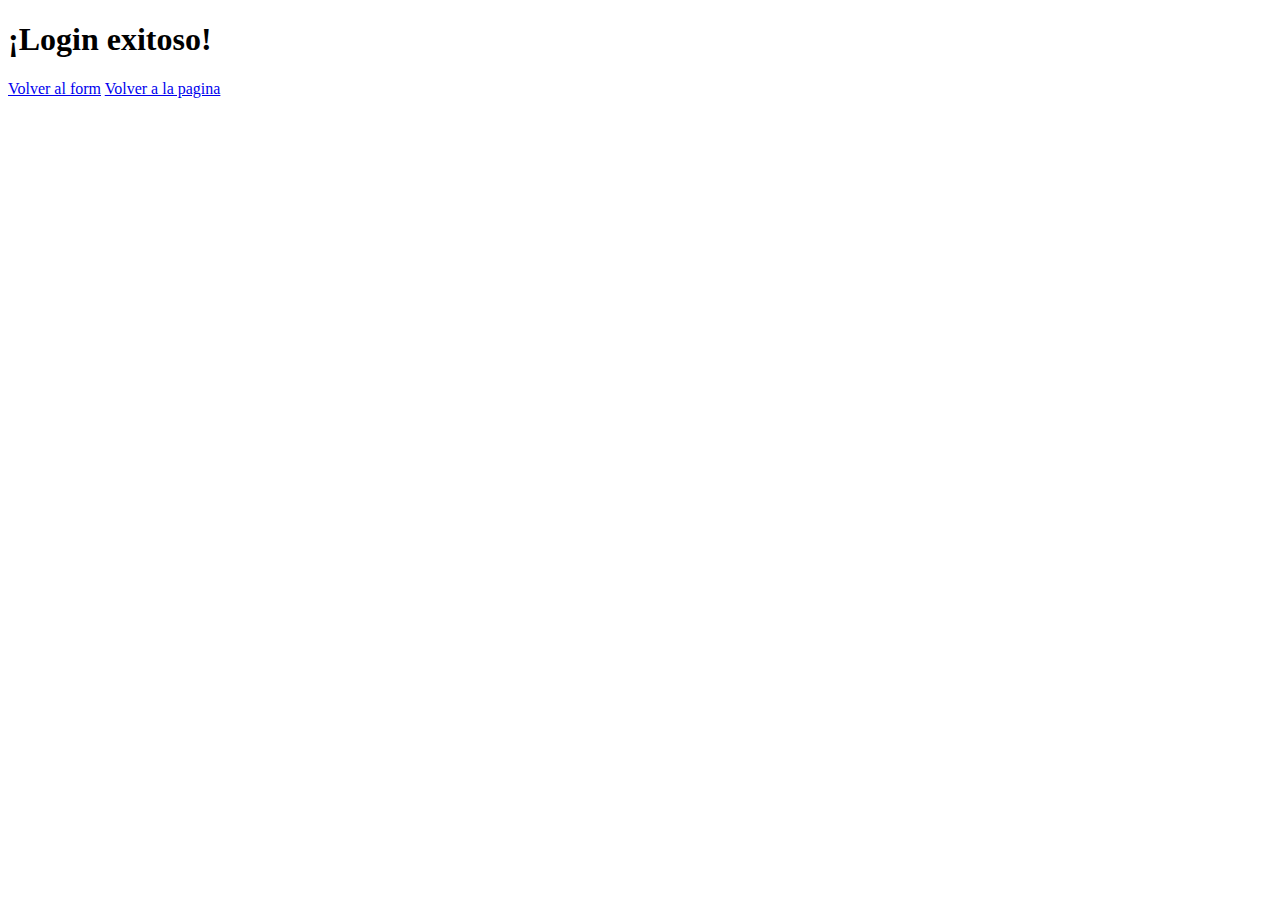
<file: Clinica/pags/form.html>
<!DOCTYPE html>
<html lang="es">
<head>
    <meta charset="UTF-8">
    <title>Bienvenido</title>
</head>
<body>
    <h1>¡Login exitoso!</h1>
    <a href="../pags/login.html">Volver al form</a>
    <a href="../Index.html">Volver a la pagina </a>

</body>
</html>
</file>
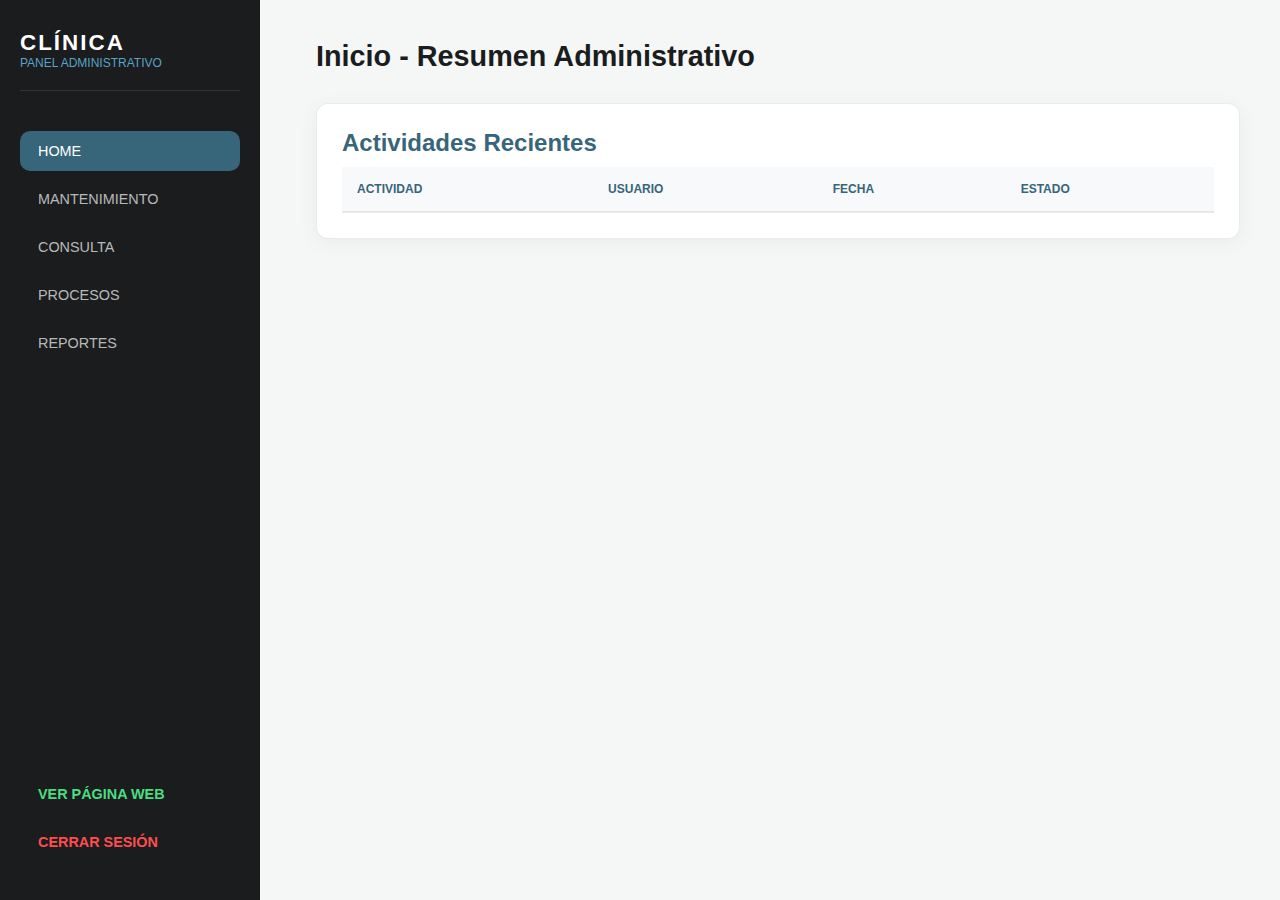
<file: Clinica/pags/home.html>
<!DOCTYPE html>
<html lang="es">
<head>
    <meta charset="UTF-8">
    <meta name="viewport" content="width=device-width, initial-scale=1.0">
    <title>Dashboard - Sistema Clínica</title>
    <link rel="stylesheet" href="../css/dashboard.css?v=6.0">
</head>
<body>
    <div class="dashboard-container">
        <button class="menu-toggle" onclick="toggleSidebar()">&#9776;</button>

        <aside class="sidebar" id="sidebar">
            <div class="sidebar-header">
                <h2>CLÍNICA</h2>
                <p>Panel Administrativo</p>
            </div>
            <nav>
                <ul class="nav-menu">
                    <li class="nav-item"><a href="../pags/home.html" class="nav-link active">HOME</a></li>
                    <li class="nav-item"><a href="../pags/mantenimiento.html" class="nav-link">MANTENIMIENTO</a></li>
                    <li class="nav-item"><a href="../pags/consulta.html" class="nav-link">CONSULTA</a></li>
                    <li class="nav-item"><a href="../pags/procesos.html" class="nav-link">PROCESOS</a></li>
                    <li class="nav-item"><a href="../pags/reportes.html" class="nav-link">REPORTES</a></li>
                </ul>
                <!-- Footer Sidebar Permanente -->
                <ul class="nav-menu" style="position: absolute; bottom: 30px; width: calc(100% - 40px);">
                    <li class="nav-item"><a href="../Index.html" class="nav-link" style="color: #4ade80 !important; font-weight: 700;">VER PÁGINA WEB</a></li>
                    <li class="nav-item"><a href="../php/logout.php" class="nav-link" style="color: #ff4d4d !important; font-weight: 700;">CERRAR SESIÓN</a></li>
                </ul>
            </nav>
        </aside>

        <main class="main-content">
            <header class="content-header">
                <h1>Inicio - Resumen Administrativo</h1>
            </header>

            <div class="glass-card">
                <div class="glass-card-header">
                    <h2 style="color: var(--accent-cyan);">Actividades Recientes</h2>
                </div>
                <table class="data-table">
                    <thead>
                        <tr>
                            <th>Actividad</th>
                            <th>Usuario</th>
                            <th>Fecha</th>
                            <th>Estado</th>
                        </tr>
                    </thead>
                    <tbody id="actividades-body">
                        <!-- Dinámico -->
                    </tbody>
                </table>
            </div>
        </main>
    </div>

    <script>
        function toggleSidebar() { document.getElementById('sidebar').classList.toggle('active'); }
        document.addEventListener('DOMContentLoaded', function() {
            fetch('../php/api/get_dashboard_stats.php')
                .then(res => res.json()).then(res => {
                    if(res.success) {
                        const tableBody = document.getElementById('actividades-body');
                        tableBody.innerHTML = '';
                        if(res.data.actividades && res.data.actividades.length > 0) {
                            res.data.actividades.forEach(act => {
                                tableBody.innerHTML += `<tr><td>${act.Actividad}</td><td>${act.Usuario}</td><td>${act.Fecha}</td><td><span class="badge-success">${act.Estado}</span></td></tr>`;
                            });
                        } else {
                            tableBody.innerHTML = '<tr><td colspan="4" style="text-align:center;">No hay actividades recientes</td></tr>';
                        }
                    }
                });
        });
    </script>
</body>
</html>
</file>
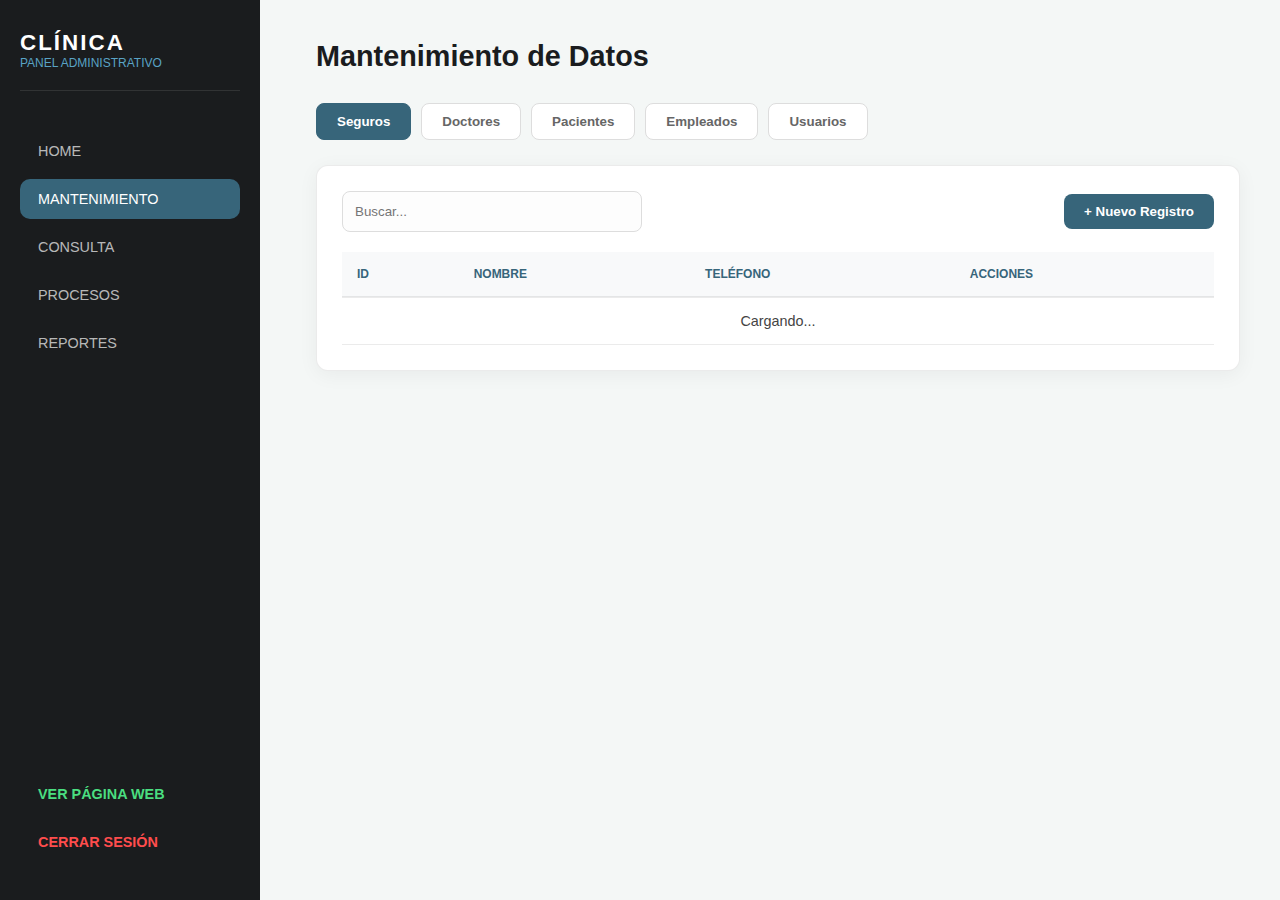
<file: Clinica/pags/mantenimiento.html>
<!DOCTYPE html>
<html lang="es">
<head>
    <meta charset="UTF-8">
    <meta name="viewport" content="width=device-width, initial-scale=1.0">
    <title>Mantenimiento - Sistema Clínica</title>
    <link rel="stylesheet" href="../css/dashboard.css?v=6.0">
</head>
<body>
    <div class="dashboard-container">
        <button class="menu-toggle" onclick="toggleSidebar()">&#9776;</button>

        <aside class="sidebar" id="sidebar">
            <div class="sidebar-header">
                <h2>CLÍNICA</h2>
                <p>Panel Administrativo</p>
            </div>
            <nav>
                <ul class="nav-menu">
                    <li class="nav-item"><a href="../pags/home.html" class="nav-link">HOME</a></li>
                    <li class="nav-item"><a href="../pags/mantenimiento.html" class="nav-link active">MANTENIMIENTO</a></li>
                    <li class="nav-item"><a href="../pags/consulta.html" class="nav-link">CONSULTA</a></li>
                    <li class="nav-item"><a href="../pags/procesos.html" class="nav-link">PROCESOS</a></li>
                    <li class="nav-item"><a href="../pags/reportes.html" class="nav-link">REPORTES</a></li>
                </ul>
                <ul class="nav-menu" style="position: absolute; bottom: 30px; width: calc(100% - 40px);">
                    <li class="nav-item"><a href="../Index.html" class="nav-link" style="color: #4ade80 !important; font-weight: 700;">VER PÁGINA WEB</a></li>
                    <li class="nav-item"><a href="../php/logout.php" class="nav-link" style="color: #ff4d4d !important; font-weight: 700;">CERRAR SESIÓN</a></li>
                </ul>
            </nav>
        </aside>

        <main class="main-content">
            <header class="content-header">
                <h1>Mantenimiento de Datos</h1>
            </header>

            <div class="tabs-container">
                <button class="tab-btn active" onclick="showTab('seguro')">Seguros</button>
                <button class="tab-btn" onclick="showTab('doctor')">Doctores</button>
                <button class="tab-btn" onclick="showTab('pacientes')">Pacientes</button>
                <button class="tab-btn" onclick="showTab('empleados')">Empleados</button>
                <button class="tab-btn" onclick="showTab('usuario')">Usuarios</button>
            </div>

            <div class="glass-card">
                <div style="display: flex; justify-content: space-between; align-items: center; margin-bottom: 20px;">
                    <div class="form-group" style="width: 300px; margin-bottom: 0;">
                        <input type="text" class="form-control" id="searchInput" placeholder="Buscar..." onkeyup="buscar()">
                    </div>
                    <button class="btn-primary" onclick="abrirModal()">+ Nuevo Registro</button>
                </div>
                
                <table class="data-table">
                    <thead id="tableHeader"></thead>
                    <tbody id="tableBody"></tbody>
                </table>
            </div>
        </main>
    </div>

    <!-- MODAL GENERAL -->
    <div class="modal-overlay" id="modalGeneral">
        <div class="modal">
            <h2 id="modalTitle">Registro</h2>
            <div id="modalBody" style="margin: 20px 0;"></div>
            <div style="text-align: right; gap: 10px; display: flex; justify-content: flex-end;">
                <button class="btn-secondary" onclick="cerrarModal()">Cancelar</button>
                <button class="btn-primary" onclick="guardar()">Guardar</button>
            </div>
        </div>
    </div>

    <script>
        let currentType = 'seguro';
        function toggleSidebar() { document.getElementById('sidebar').classList.toggle('active'); }
        
        function showTab(type) {
            document.querySelectorAll('.tab-btn').forEach(b => b.classList.remove('active'));
            event.target.classList.add('active');
            currentType = type;
            updateHeaders(); fetchData();
        }

        function updateHeaders() {
            const h = document.getElementById('tableHeader');
            if(currentType === 'seguro') h.innerHTML = '<tr><th>ID</th><th>Nombre</th><th>Teléfono</th><th>Acciones</th></tr>';
            else if(currentType === 'doctor') h.innerHTML = '<tr><th>ID</th><th>Nombre</th><th>Especialidad</th><th>Acciones</th></tr>';
            else if(currentType === 'pacientes') h.innerHTML = '<tr><th>Cédula</th><th>Nombre</th><th>Teléfono</th><th>Acciones</th></tr>';
            else if(currentType === 'empleados') h.innerHTML = '<tr><th>ID</th><th>Nombre</th><th>Cargo</th><th>Acciones</th></tr>';
            else h.innerHTML = '<tr><th>ID</th><th>Nombre</th><th>Correo</th><th>Acciones</th></tr>';
        }

        function fetchData() {
            const b = document.getElementById('tableBody');
            b.innerHTML = '<tr><td colspan="10" style="text-align:center;">Cargando...</td></tr>';
            fetch(`../php/api/get_mantenimiento.php?type=${currentType}`)
                .then(r => r.json()).then(r => {
                    if(r.success) {
                        b.innerHTML = '';
                        r.data.forEach(item => {
                            const tr = document.createElement('tr');
                            let html = '';
                            if(currentType === 'seguro') html = `<td>${item.IdSeguro}</td><td>${item.Nombre_seguros}</td><td>${item.Telefono_seguro}</td>`;
                            else if(currentType === 'doctor') html = `<td>${item.IdDoctor}</td><td>${item.Nombre_doctor} ${item.Apellido_doctor}</td><td>${item.Especialidad_doctor}</td>`;
                            else if(currentType === 'pacientes') html = `<td>${item.Cedula_paciente}</td><td>${item.Nombre_paciente} ${item.Apellido_paciente}</td><td>${item.Telefono_paciente}</td>`;
                            else if(currentType === 'empleados') html = `<td>${item.IdEmpleado}</td><td>${item.Nombre_empleado}</td><td>${item.Cargo_empleado}</td>`;
                            else html = `<td>${item.IdUsuario}</td><td>${item.Nombre}</td><td>${item.Correo}</td>`;
                            
                            html += `<td><button class="btn-secondary" onclick='abrirModal(${JSON.stringify(item)})'>Editar</button></td>`;
                            tr.innerHTML = html; b.appendChild(tr);
                        });
                    }
                });
        }

        function abrirModal(item = null) {
            const body = document.getElementById('modalBody');
            const title = document.getElementById('modalTitle');
            title.innerText = (item ? "Editar " : "Nuevo ") + currentType.charAt(0).toUpperCase() + currentType.slice(1);
            
            let html = '<div style="display: grid; grid-template-columns: 1fr 1fr; gap: 15px;">';
            if(currentType === 'pacientes') {
                html += `
                    <div class="form-group"><label>Cédula</label><input class="form-control" value="${item ? (item.Cedula_paciente || '') : ''}"></div>
                    <div class="form-group"><label>Nombre</label><input class="form-control" value="${item ? (item.Nombre_paciente || '') : ''}"></div>
                    <div class="form-group"><label>Apellido</label><input class="form-control" value="${item ? (item.Apellido_paciente || '') : ''}"></div>
                    <div class="form-group"><label>Teléfono</label><input class="form-control" value="${item ? (item.Telefono_paciente || '') : ''}"></div>
                    <div class="form-group"><label>Correo</label><input class="form-control" value="${item ? (item.Correo_paciente || '') : ''}"></div>
                    <div class="form-group" style="grid-column: span 2;"><label>Dirección</label><input class="form-control" value="${item ? (item.Direccion_paciente || '') : ''}"></div>`;
            } else if(currentType === 'doctor') {
                html += `
                    <div class="form-group"><label>Nombre</label><input class="form-control" value="${item ? (item.Nombre_doctor || '') : ''}"></div>
                    <div class="form-group"><label>Apellido</label><input class="form-control" value="${item ? (item.Apellido_doctor || '') : ''}"></div>
                    <div class="form-group"><label>Especialidad</label><input class="form-control" value="${item ? (item.Especialidad_doctor || '') : ''}"></div>`;
            } else if(currentType === 'seguro') {
                html += `
                    <div class="form-group"><label>Nombre Seguro</label><input class="form-control" value="${item ? (item.Nombre_seguros || '') : ''}"></div>
                    <div class="form-group"><label>Teléfono</label><input class="form-control" value="${item ? (item.Telefono_seguro || '') : ''}"></div>`;
            } else {
                html += `
                    <div class="form-group"><label>Nombre</label><input class="form-control" value="${item ? (item.Nombre || item.Nombre_empleado || '') : ''}"></div>
                    <div class="form-group"><label>Correo/Cargo</label><input class="form-control" value="${item ? (item.Correo || item.Cargo_empleado || '') : ''}"></div>`;
            }
            html += '</div>';
            
            body.innerHTML = html;
            document.getElementById('modalGeneral').classList.add('active');
        }

        function cerrarModal() { document.getElementById('modalGeneral').classList.remove('active'); }
        function guardar() { alert('Guardado con éxito (Mantenimiento)'); cerrarModal(); fetchData(); }
        document.addEventListener('DOMContentLoaded', () => { updateHeaders(); fetchData(); });
    </script>
</body>
</html>
</file>
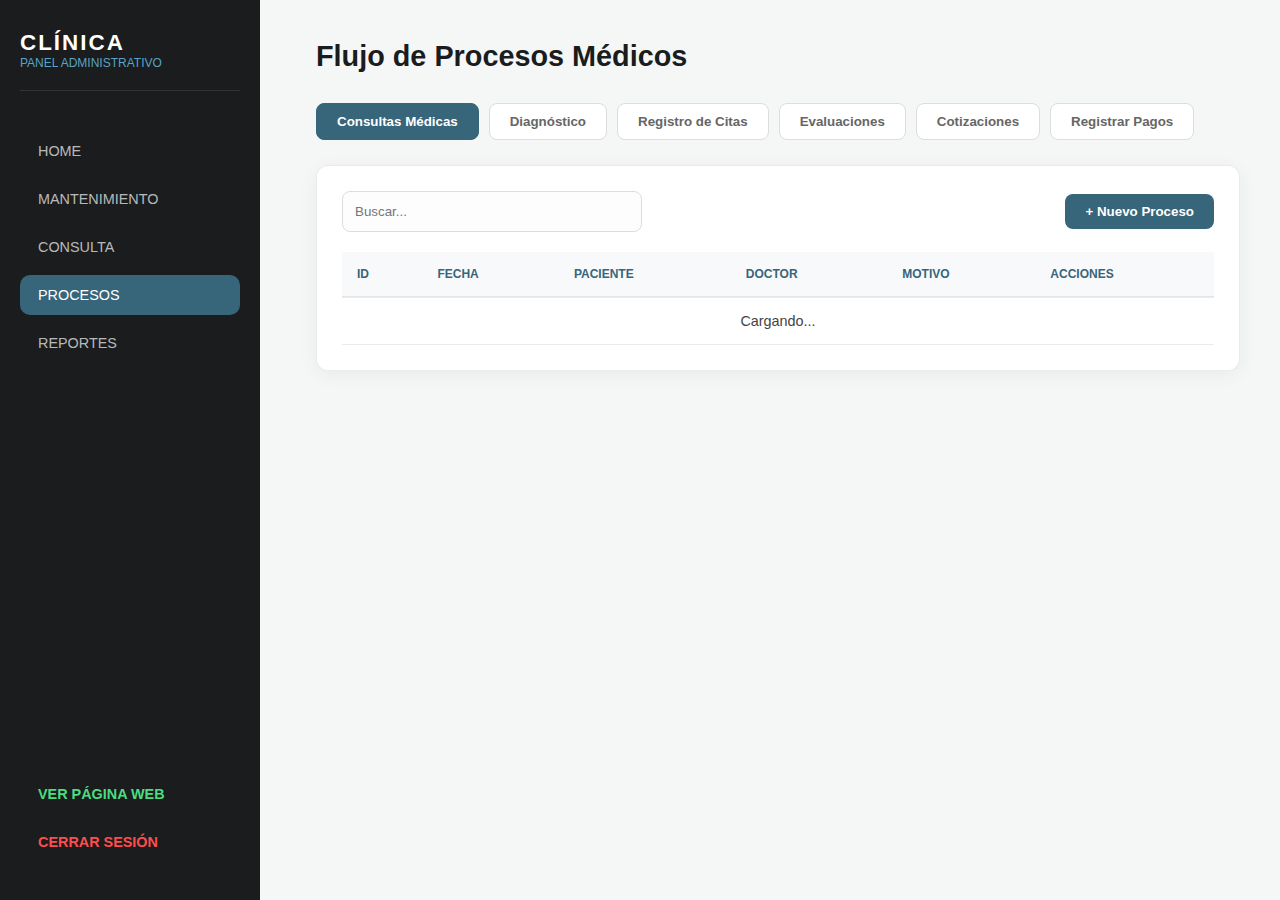
<file: Clinica/pags/procesos.html>
<!DOCTYPE html>
<html lang="es">
<head>
    <meta charset="UTF-8">
    <meta name="viewport" content="width=device-width, initial-scale=1.0">
    <title>Procesos - Sistema Clínica</title>
    <link rel="stylesheet" href="../css/dashboard.css?v=6.0">
</head>
<body>
    <div class="dashboard-container">
        <button class="menu-toggle" onclick="toggleSidebar()">&#9776;</button>

        <aside class="sidebar" id="sidebar">
            <div class="sidebar-header">
                <h2>CLÍNICA</h2>
                <p>Panel Administrativo</p>
            </div>
            <nav>
                <ul class="nav-menu">
                    <li class="nav-item"><a href="../pags/home.html" class="nav-link">HOME</a></li>
                    <li class="nav-item"><a href="../pags/mantenimiento.html" class="nav-link">MANTENIMIENTO</a></li>
                    <li class="nav-item"><a href="../pags/consulta.html" class="nav-link">CONSULTA</a></li>
                    <li class="nav-item"><a href="../pags/procesos.html" class="nav-link active">PROCESOS</a></li>
                    <li class="nav-item"><a href="../pags/reportes.html" class="nav-link">REPORTES</a></li>
                </ul>
                <ul class="nav-menu" style="position: absolute; bottom: 30px; width: calc(100% - 40px);">
                    <li class="nav-item"><a href="../Index.html" class="nav-link" style="color: #4ade80 !important; font-weight: 700;">VER PÁGINA WEB</a></li>
                    <li class="nav-item"><a href="../php/logout.php" class="nav-link" style="color: #ff4d4d !important; font-weight: 700;">CERRAR SESIÓN</a></li>
                </ul>
            </nav>
        </aside>

        <main class="main-content">
            <header class="content-header">
                <h1>Flujo de Procesos Médicos</h1>
            </header>

            <div class="tabs-container">
                <button class="tab-btn active" onclick="showTab('consultas')">Consultas Médicas</button>
                <button class="tab-btn" onclick="showTab('diagnostico')">Diagnóstico</button>
                <button class="tab-btn" onclick="showTab('citas')">Registro de Citas</button>
                <button class="tab-btn" onclick="showTab('evaluaciones')">Evaluaciones</button>
                <button class="tab-btn" onclick="showTab('cotizaciones')">Cotizaciones</button>
                <button class="tab-btn" onclick="showTab('pagos')">Registrar Pagos</button>
            </div>

            <div class="glass-card">
                <div style="display: flex; justify-content: space-between; align-items: center; margin-bottom: 20px;">
                    <div class="form-group" style="width: 300px; margin-bottom: 0;">
                        <input type="text" class="form-control" id="searchInput" placeholder="Buscar..." onkeyup="buscar()">
                    </div>
                    <button class="btn-primary" onclick="abrirModal()">+ Nuevo Proceso</button>
                </div>
                
                <table class="data-table">
                    <thead id="tableHeader"></thead>
                    <tbody id="tableBody"></tbody>
                </table>
            </div>
        </main>
    </div>

    <!-- MODAL GENERAL -->
    <div class="modal-overlay" id="modalGeneral">
        <div class="modal">
            <h2 id="modalTitle">Registro de Proceso</h2>
            <div id="modalBody" style="margin: 20px 0;"></div>
            <div style="text-align: right; gap: 10px; display: flex; justify-content: flex-end;">
                <button class="btn-secondary" onclick="cerrarModal()">Cancelar</button>
                <button class="btn-primary" onclick="guardar()">Guardar</button>
            </div>
        </div>
    </div>

    <script>
        let currentType = 'consultas';
        function toggleSidebar() { document.getElementById('sidebar').classList.toggle('active'); }
        
        function showTab(type) {
            document.querySelectorAll('.tab-btn').forEach(b => b.classList.remove('active'));
            event.target.classList.add('active');
            currentType = type;
            updateHeaders(); fetchData();
        }

        function updateHeaders() {
            const h = document.getElementById('tableHeader');
            if(currentType === 'consultas') h.innerHTML = '<tr><th>ID</th><th>Fecha</th><th>Paciente</th><th>Doctor</th><th>Motivo</th><th>Acciones</th></tr>';
            else if(currentType === 'diagnostico') h.innerHTML = '<tr><th>ID</th><th>Fecha</th><th>Paciente</th><th>Descripción</th><th>Acciones</th></tr>';
            else if(currentType === 'citas') h.innerHTML = '<tr><th>Fecha</th><th>Paciente</th><th>Doctor</th><th>Motivo</th><th>Estado</th><th>Acciones</th></tr>';
            else if(currentType === 'evaluaciones') h.innerHTML = '<tr><th>ID</th><th>Fecha</th><th>Paciente</th><th>Descripción</th><th>Acciones</th></tr>';
            else if(currentType === 'cotizaciones') h.innerHTML = '<tr><th>ID</th><th>Paciente</th><th>Monto</th><th>Estado</th><th>Acciones</th></tr>';
            else if(currentType === 'pagos') h.innerHTML = '<tr><th>ID</th><th>Fecha</th><th>Paciente</th><th>Monto</th><th>Método</th><th>Acciones</th></tr>';
        }

        function fetchData() {
            const b = document.getElementById('tableBody');
            b.innerHTML = '<tr><td colspan="10" style="text-align:center;">Cargando...</td></tr>';
            fetch(`../php/api/get_procesos.php?type=${currentType}`)
                .then(r => r.json()).then(r => {
                    if(r.success) {
                        b.innerHTML = '';
                        r.data.forEach(item => {
                            const tr = document.createElement('tr');
                            let html = '';
                            if(currentType === 'consultas') html = `<td>${item.IdConsulta}</td><td>${item.Fecha}</td><td>${item.Paciente}</td><td>${item.Doctor}</td><td>${item.Motivo}</td>`;
                            else if(currentType === 'diagnostico') html = `<td>${item.IdDiagnostico}</td><td>${item.Fecha}</td><td>${item.Paciente}</td><td>${item.Descripcion}</td>`;
                            else if(currentType === 'citas') html = `<td>${item.Fecha} ${item.Hora}</td><td>${item.Paciente}</td><td>${item.Doctor}</td><td>${item.Motivo}</td><td><span class="badge-success">${item.Estado}</span></td>`;
                            else if(currentType === 'evaluaciones') html = `<td>${item.IdEvaluacion}</td><td>${item.Fecha}</td><td>${item.Paciente}</td><td>${item.Descripcion}</td>`;
                            else if(currentType === 'cotizaciones') html = `<td>${item.IdCotizacion}</td><td>${item.Paciente}</td><td>RD$ ${item.Monto}</td><td><span class="badge-success">${item.Estado}</span></td>`;
                            else if(currentType === 'pagos') html = `<td>${item.IdPago}</td><td>${item.Fecha}</td><td>${item.Paciente}</td><td>RD$ ${item.Monto}</td><td>${item.Metodo}</td>`;
                            
                            html += `<td><button class="btn-secondary" onclick='abrirModal(${JSON.stringify(item)})'>Editar</button></td>`;
                            tr.innerHTML = html; b.appendChild(tr);
                        });
                    }
                });
        }

        function abrirModal(item = null) {
            const body = document.getElementById('modalBody');
            const title = document.getElementById('modalTitle');
            title.innerText = (item ? "Editar " : "Nuevo ") + currentType.charAt(0).toUpperCase() + currentType.slice(1);
            
            let html = '<div style="display: grid; grid-template-columns: 1fr 1fr; gap: 15px;">';
            if(currentType === 'consultas' || currentType === 'evaluaciones' || currentType === 'diagnostico') {
                html += `
                    <div class="form-group"><label>Paciente (Cédula)</label><input class="form-control" value="${item ? (item.Paciente || '') : ''}"></div>
                    <div class="form-group"><label>Fecha</label><input class="form-control" type="date" value="${item ? (item.Fecha || '') : ''}"></div>
                    <div class="form-group" style="grid-column: span 2;"><label>Descripción/Motivo</label><textarea class="form-control">${item ? (item.Motivo || item.Descripcion || '') : ''}</textarea></div>`;
            } else if(currentType === 'citas') {
                html += `
                    <div class="form-group"><label>Paciente</label><input class="form-control" value="${item ? item.Paciente : ''}"></div>
                    <div class="form-group"><label>Doctor</label><input class="form-control" value="${item ? item.Doctor : ''}"></div>
                    <div class="form-group"><label>Fecha</label><input class="form-control" type="date" value="${item ? item.Fecha : ''}"></div>
                    <div class="form-group"><label>Motivo</label><input class="form-control" value="${item ? item.Motivo : ''}"></div>`;
            } else if(currentType === 'cotizaciones' || currentType === 'pagos') {
                html += `
                    <div class="form-group"><label>Paciente</label><input class="form-control" value="${item ? item.Paciente : ''}"></div>
                    <div class="form-group"><label>Monto</label><input class="form-control" type="number" value="${item ? item.Monto : ''}"></div>
                    <div class="form-group"><label>Estado/Método</label><input class="form-control" value="${item ? (item.Estado || item.Metodo || '') : ''}"></div>`;
            }
            html += '</div>';
            
            body.innerHTML = html;
            document.getElementById('modalGeneral').classList.add('active');
        }

        function cerrarModal() { document.getElementById('modalGeneral').classList.remove('active'); }
        function guardar() { alert('Proceso guardado (Módulo de Procesos)'); cerrarModal(); fetchData(); }
        document.addEventListener('DOMContentLoaded', () => { updateHeaders(); fetchData(); });
    </script>
</body>
</html>
</file>
<file: css/Style.css>
:root {
    --bg: #FDFDFD;
    --gris: #F7F7F7;
    --oro: #37657a;
    --black: #1A1C1E;
    --text: #444444;
    --font-main: 'Montserrat', sans-serif;
    --font-alt: 'Playfair Display', serif;
}

* {
    margin: 0;
    padding: 0;
    box-sizing: border-box;
}

html, body {
    width: 100%;
    overflow-x: hidden;
    scroll-behavior: smooth;
    background-color: var(--bg);
}

body {
    font-family: var(--font-main);
    color: var(--text);
    line-height: 1.6;
    -webkit-font-smoothing: antialiased;
}

.wrapper {
    max-width: 1300px;
    margin: 0 auto;
    padding: 0 40px;
    width: 100%;
}

.header {
    width: 100%;
    padding: 25px 0;
    position: absolute;
    top: 0;
    left: 0;
    z-index: 100;
}

.navbar {
    max-width: 1400px;
    margin: 0 auto;
    padding: 0 50px;
    display: flex;
    justify-content: space-between;
    align-items: center;
}

.logo {
    font-family: var(--font-alt);
    font-size: 1.3rem;
    letter-spacing: 4px;
    font-weight: 700;
}

.logo span {
    font-weight: 300;
    color: var(--oro);
}

.menu {
    display: flex;
    gap: 35px;
    align-items: center;
}

.menu a {
    text-decoration: none;
    color: var(--black);
    font-size: 0.8rem;
    text-transform: uppercase;
    letter-spacing: 1px;
    transition: 0.3s;
}

.menu a:hover { color: var(--oro); }

/* Buttons */
.btn {
    display: inline-block;
    padding: 18px 40px;
    background: var(--black);
    color: #fff;
    text-decoration: none;
    font-size: 0.8rem;
    text-transform: uppercase;
    letter-spacing: 2px;
    transition: 0.4s;
    float: 23px;
}

.btn:hover { background: var(--oro); }

.btn-sm {
    padding: 10px 20px;
    border: 1px solid var(--black);
}

/* Hero - Full Height */
.hero {
    height: 100vh;
    display: flex;
    align-items: center;
    position: relative;
    background-image: url(../img/space.png);
}

.hero::after {
    content: '';
    position: absolute;
    inset: 0;
    background: rgba(255,255,255,0.4);
}

.hero-txt {
    position: relative;
    z-index: 10;
    max-width: 700px;
}

.hero h1 {
    font-family: var(--font-alt);
    font-size: 4.5rem;
    line-height: 1.1;
    margin-bottom: 25px;
    color: var(--black);
}

.hero h1 em { color: var(--oro); }

/* Secciones Generales */
section {
    padding: 120px 0;
    width: 100%;
}

.intro {
    text-align: center;
    margin-bottom: 70px;
}

.intro span { color: var(--oro); text-transform: uppercase; font-size: 0.8rem; letter-spacing: 4px; }
.intro h2 { font-family: var(--font-alt); font-size: 2.5rem; margin-top: 10px; }

/* Grid de Servicios */
.grid {
    display: grid;
    grid-template-columns: repeat(3, 1fr);
    gap: 40px;
}

.item {
    padding: 50px;
    background: #fff;
    border: 1px solid #eee;
    transition: 0.4s;
}

.item:hover {
    border-color: var(--oro);
    transform: translateY(-5px);
}

.item .icon { font-family: var(--font-alt); color: var(--oro); font-size: 1.2rem; margin-bottom: 20px; }
.item h3 { margin-bottom: 15px; font-weight: 500; font-size: 1.1rem; }

/* About - Split Layout */
.about { background: var(--gris); }

.split {
    display: flex;
    gap: 80px;
    align-items: center;
}

.col-txt { flex: 1; }
.col-txt h2 { font-family: var(--font-alt); font-size: 3rem; margin-bottom: 30px; }
.col-txt p { margin-bottom: 20px; color: #666; }

.col-img { flex: 1; position: relative; }
.col-img img { width: 100%; height: 500px; object-fit: cover; }

/* Quote */
.quote { text-align: center; background: #fff; }
.quote blockquote { font-family: var(--font-alt); font-size: 2rem; font-style: italic; margin-bottom: 20px; }

/* Formulario */
.contact { background: var(--black); color: #fff; }
.form-box {
    display: grid;
    grid-template-columns: 1fr 1.2fr;
    gap: 100px;
}

.form-info h2 { font-family: var(--font-alt); font-size: 2.5rem; color: var(--oro); margin-bottom: 20px; }

form input, form select {
    width: 100%;
    padding: 15px 0;
    background: transparent;
    border: none;
    border-bottom: 1px solid #444;
    color: #fff;
    margin-bottom: 30px;
    font-family: inherit;
}

form input:focus { outline: none; border-color: var(--oro); }

.footer-premium {
    background-color: #ffffff;
    color: #444444;
    padding: 80px 20px 30px 20px;
    font-family: 'Montserrat', sans-serif;
    border-top: 1px solid #e0e6ed;
}

.footer-container {
    max-width: 1200px;
    margin: 0 auto;
    display: grid;
    grid-template-columns: 1.5fr 1fr 1fr 1fr; /* Marca más ancha */
    gap: 60px;
}

/* Títulos y Marca */
.footer-title-main {
    font-weight: 600;
    color: #37657a;
    font-size: 1.8rem;
    margin-bottom: 20px;
    letter-spacing: -0.5px;
}

.footer-subtitle {
    font-weight: 600;
    text-transform: uppercase;
    font-size: 0.8rem;
    letter-spacing: 2px;
    color: #99aab5;
    margin-bottom: 25px;
}

.footer-text {
    line-height: 1.8;
    font-size: 0.95rem;
    color: #666666;
    max-width: 300px;
}


.contact-item {
    margin-bottom: 12px;
    font-size: 0.95rem;
}

.label {
    font-weight: 600;
    color: #37657a;
    margin-right: 8px;
}

.footer-nav {
    display: flex;
    flex-direction: column;
    gap: 15px;
}

.footer-link {
    text-decoration: none;
    color: #444444;
    font-size: 0.95rem;
    transition: all 0.3s ease;
    width: fit-content;
}

.footer-link:hover {
    color: #0077b6;
    padding-left: 5px; 
}

.schedule-box {
    margin-top: 20px;
    font-size: 0.85rem;
    color: #888888;
    line-height: 1.6;
}

.instagram-link {
    display: inline-block;
    color: #37657a;
    text-decoration: none;
    font-weight: 400;
    border-bottom: 1px solid #0077b6;
    padding-bottom: 2px;
    transition: 0.3s;
}

.instagram-link:hover {
    color: #0077b6;
}

.map-button {
    display: inline-block;
    margin-top: 25px;
    background-color: #37657a;
    color: #ffffff;
    text-decoration: none;
    padding: 14px 24px;
    border-radius: 50px; 
    font-size: 0.85rem;
    font-weight: 600;
    transition: all 0.3s ease;
    box-shadow: 0 4px 15px rgba(0, 119, 182, 0.2);
}

.map-button:hover {
    background-color: #284b5c;
    transform: translateY(-3px);
    box-shadow: 0 6px 20px rgba(0, 119, 182, 0.3);
}

/* Copyright */
.footer-copyright {
    text-align: center;
    margin-top: 80px;
    padding-top: 30px;
    border-top: 1px solid #f0f4f8;
    font-size: 0.8rem;
    color: #abb8c3;
}

/* Responsividad Estética */
@media (max-width: 1024px) {
    .footer-container {
        grid-template-columns: 1fr 1fr;
        gap: 40px;
    }
}

@media (max-width: 600px) {
    .footer-container {
        grid-template-columns: 1fr;
        text-align: center;
    }
    
    .footer-nav, .footer-link {
        align-items: center;
        margin: 0 auto;
    }
    
    .footer-text {
        margin: 0 auto;
    }
}
</file>
<file: Clinica/css/dashboard.css>
/* ============================================
   DASHBOARD CSS - CLINICAL LIGHT THEME
   (Colors matching the public website)
   ============================================ */

:root {
    --bg-dark: #f4f7f6; /* Fondo suave de la página */
    --sidebar-bg: #1A1C1E; /* Sidebar oscuro profesional */
    --card-bg: #ffffff;
    --text-white: #333333; /* Texto oscuro para fondo claro */
    --text-muted: #666666;
    --accent-cyan: #37657a; /* Azul de la página (oro) */
    --accent-blue: #59a3c5; /* Azul claro secundario */
    --success: #27ae60;
    --danger: #e74c3c;
    --border: rgba(0, 0, 0, 0.08);
}

* {
    margin: 0;
    padding: 0;
    box-sizing: border-box;
}

body {
    font-family: 'Montserrat', sans-serif !important;
    background-color: var(--bg-dark) !important;
    color: var(--text-white) !important;
    min-height: 100vh;
}

.dashboard-container {
    display: flex;
}

/* SIDEBAR */
.sidebar {
    width: 260px;
    background: var(--sidebar-bg);
    height: 100vh;
    position: fixed;
    padding: 30px 20px;
    z-index: 100;
}

.sidebar-header {
    margin-bottom: 40px;
    padding-bottom: 20px;
    border-bottom: 1px solid rgba(255,255,255,0.1);
}

.sidebar-header h2 {
    color: white;
    font-size: 1.4rem;
    font-weight: 800;
    letter-spacing: 2px;
}

.sidebar-header p {
    color: var(--accent-blue);
    font-size: 0.75rem;
    text-transform: uppercase;
}

.nav-menu {
    list-style: none;
    padding: 0;
}

.nav-item {
    margin-bottom: 8px;
}

.nav-link {
    display: flex;
    align-items: center;
    gap: 12px;
    padding: 12px 18px;
    color: rgba(255,255,255,0.7) !important;
    text-decoration: none;
    border-radius: 10px;
    transition: all 0.3s ease;
    font-size: 0.9rem;
    font-weight: 500;
}

.nav-link:hover, .nav-link.active {
    background: var(--accent-cyan);
    color: white !important;
}

/* MAIN CONTENT */
.main-content {
    flex: 1;
    margin-left: 260px;
    padding: 40px;
    min-height: 100vh;
}

.content-header {
    display: flex;
    justify-content: space-between;
    align-items: center;
    margin-bottom: 30px;
}

.content-header h1 {
    font-size: 1.8rem;
    font-weight: 700;
    color: var(--sidebar-bg);
}

.glass-card {
    background: var(--card-bg) !important;
    border-radius: 12px;
    padding: 25px;
    margin-bottom: 30px;
    box-shadow: 0 4px 20px rgba(0, 0, 0, 0.05);
    border: 1px solid var(--border);
}

.form-group label {
    display: block;
    margin-bottom: 8px;
    font-weight: 600;
    color: var(--accent-cyan);
    font-size: 0.9rem;
}

.form-control {
    background: #fdfdfd !important;
    border: 1px solid #ddd !important;
    color: #333 !important;
    padding: 12px;
    border-radius: 8px;
    width: 100%;
    outline: none;
    transition: border-color 0.3s;
}

.form-control:focus {
    border-color: var(--accent-cyan) !important;
}

/* TABLES */
.data-table {
    width: 100%;
    border-collapse: collapse;
    margin-top: 10px;
}

.data-table th {
    text-align: left;
    padding: 15px;
    background: #f8f9fa;
    color: var(--accent-cyan);
    font-weight: 700;
    text-transform: uppercase;
    font-size: 0.75rem;
    border-bottom: 2px solid var(--border);
}

.data-table td {
    padding: 15px;
    border-bottom: 1px solid var(--border);
    color: #444 !important;
    font-size: 0.9rem;
}

.data-table tr:hover {
    background-color: #fcfcfc;
}

/* BUTTONS */
.btn-primary {
    background: var(--accent-cyan) !important;
    color: white !important;
    padding: 10px 20px;
    border-radius: 8px;
    font-weight: 600;
    border: none;
    cursor: pointer;
    transition: 0.3s;
}

.btn-primary:hover {
    filter: brightness(1.1);
}

.btn-secondary {
    background: #f1f1f1;
    color: #333;
    padding: 8px 15px;
    border-radius: 6px;
    border: none;
    cursor: pointer;
}

.btn-danger {
    background: #fff0f0;
    color: #e74c3c;
    border: 1px solid #ffcccc;
    padding: 6px 12px;
    border-radius: 6px;
    cursor: pointer;
}

/* TABS */
.tabs-container {
    display: flex;
    gap: 10px;
    margin-bottom: 25px;
}

.tab-btn {
    background: white;
    color: #666 !important;
    padding: 10px 20px;
    border: 1px solid #ddd;
    border-radius: 8px;
    cursor: pointer;
    font-weight: 600;
    transition: 0.3s;
}

.tab-btn.active {
    background: var(--accent-cyan) !important;
    color: white !important;
    border-color: var(--accent-cyan) !important;
}

.tab-content {
    display: none;
}

.tab-content.active {
    display: block;
}

/* MODALS */
.modal-overlay {
    position: fixed; top: 0; left: 0; width: 100%; height: 100%;
    background: rgba(0,0,0,0.5); display: none; justify-content: center; align-items: center; z-index: 1000;
}
.modal-overlay.active { display: flex; }
.modal { background: white; padding: 30px; border-radius: 12px; width: 90%; max-width: 500px; color: #333; box-shadow: 0 10px 40px rgba(0,0,0,0.2); }

/* STATS */
.stats-grid { display: grid; grid-template-columns: repeat(auto-fit, minmax(200px, 1fr)); gap: 20px; margin-bottom: 30px; }
.stat-card { background: white; padding: 20px; border-radius: 12px; border: 1px solid var(--border); box-shadow: 0 2px 10px rgba(0,0,0,0.02); }
.stat-card h3 { color: var(--accent-cyan); font-size: 0.85rem; margin-bottom: 10px; }
.stat-value { font-size: 1.6rem; font-weight: 700; color: var(--sidebar-bg); }
</file>
<file: Clinica/css/Style.css>
:root {
    --bg: #FDFDFD;
    --gris: #F7F7F7;
    --oro: #37657a;
    --black: #1A1C1E;
    --text: #444444;
    --font-main: 'Montserrat', sans-serif;
    --font-alt: 'Playfair Display', serif;
}

* {
    margin: 0;
    padding: 0;
    box-sizing: border-box;
}

html,
body {
    width: 100%;
    overflow-x: hidden;
    scroll-behavior: smooth;
    background-color: var(--bg);
}

body {
    font-family: var(--font-main);
    color: var(--text);
    line-height: 1.6;
    -webkit-font-smoothing: antialiased;
}

.wrapper {
    max-width: 1300px;
    margin: 0 auto;
    padding: 0 40px;
    width: 100%;
}

/* ================================================
   MAIN HEADER
================================================ */
.header {
    width: 100%;
    padding: 16px 0;
    position: fixed;
    top: 0;
    left: 0;
    z-index: 1000;
    background: rgba(255, 255, 255, 0.6);
    backdrop-filter: blur(12px) saturate(150%);
    -webkit-backdrop-filter: blur(12px) saturate(150%);
    border-bottom: 1px solid rgba(0, 0, 0, 0.04);
    transition: all 0.4s cubic-bezier(0.4, 0, 0.2, 1);
}

.header.scrolled {
    top: 0;
    padding: 10px 0;
    background: rgba(255, 255, 255, 0.92);
    backdrop-filter: blur(24px) saturate(180%);
    -webkit-backdrop-filter: blur(24px) saturate(180%);
    box-shadow: 0 4px 30px rgba(0, 0, 0, 0.06);
    border-bottom: 1px solid rgba(0, 0, 0, 0.06);
}

.navbar {
    max-width: 1400px;
    margin: 0 auto;
    padding: 0 50px;
    display: flex;
    justify-content: space-between;
    align-items: center;
}

/* ---- Logo ---- */
.logo-link {
    display: flex;
    align-items: center;
    gap: 14px;
    text-decoration: none;
    color: var(--black);
}

.logo-icon-wrapper {
    width: 44px;
    height: 44px;
    display: flex;
    align-items: center;
    justify-content: center;
    flex-shrink: 0;
    transition: transform 0.5s cubic-bezier(0.4, 0, 0.2, 1);
}

.logo-link:hover .logo-icon-wrapper {
    transform: scale(1.08) rotate(-5deg);
}

.logo-tooth {
    width: 100%;
    height: 100%;
}

.logo-text {
    display: flex;
    flex-direction: column;
    line-height: 1.15;
}

.logo-main {
    font-family: var(--font-main);
    font-size: 0.62rem;
    font-weight: 600;
    letter-spacing: 3px;
    color: var(--text);
    text-transform: uppercase;
}

.logo-accent {
    font-family: var(--font-alt);
    font-size: 1.15rem;
    font-weight: 700;
    letter-spacing: 3px;
    color: var(--oro);
}

/* ---- Nav Menu ---- */
.nav-menu {
    display: flex;
    gap: 28px;
    align-items: center;
}

.nav-link {
    text-decoration: none;
    color: var(--black);
    font-size: 0.76rem;
    font-weight: 500;
    text-transform: uppercase;
    letter-spacing: 1.5px;
    position: relative;
    padding: 8px 0;
    transition: color 0.3s ease;
}

.nav-link::after {
    content: '';
    position: absolute;
    bottom: 2px;
    left: 50%;
    width: 0;
    height: 2px;
    background: linear-gradient(90deg, var(--oro), #5a9cb8);
    transition: all 0.35s cubic-bezier(0.4, 0, 0.2, 1);
    border-radius: 2px;
    transform: translateX(-50%);
}

.nav-link:hover {
    color: var(--oro);
}

.nav-link:hover::after {
    width: 100%;
}

/* Login Button */
.nav-login {
    display: inline-flex;
    align-items: center;
    padding: 9px 20px;
    background: transparent;
    color: var(--black);
    border: 1px solid var(--black);
    text-decoration: none;
    font-size: 0.72rem;
    font-weight: 600;
    text-transform: uppercase;
    letter-spacing: 1.5px;
    border-radius: 50px;
    transition: all 0.3s ease;
}

.nav-login:hover {
    background: var(--black);
    color: #fff;
}

/* CTA Button */
.nav-cta {
    display: inline-flex;
    align-items: center;
    gap: 8px;
    padding: 12px 28px;
    background: linear-gradient(135deg, var(--oro), #4d8a9e);
    color: #fff;
    text-decoration: none;
    font-size: 0.76rem;
    font-weight: 600;
    text-transform: uppercase;
    letter-spacing: 1.5px;
    border-radius: 50px;
    transition: all 0.4s cubic-bezier(0.4, 0, 0.2, 1);
    box-shadow: 0 4px 20px rgba(55, 101, 122, 0.2);
    overflow: hidden;
    position: relative;
}

.nav-cta::before {
    content: '';
    position: absolute;
    top: 0;
    left: -100%;
    width: 100%;
    height: 100%;
    background: linear-gradient(90deg, transparent, rgba(255,255,255,0.15), transparent);
    transition: left 0.6s ease;
}

.nav-cta:hover::before {
    left: 100%;
}

.nav-cta:hover {
    transform: translateY(-2px);
    box-shadow: 0 8px 30px rgba(55, 101, 122, 0.35);
}

.nav-cta svg {
    transition: transform 0.3s ease;
    flex-shrink: 0;
}

.nav-cta:hover svg {
    transform: translateX(4px);
}

/* ---- Hamburger ---- */
.hamburger {
    display: none;
    flex-direction: column;
    justify-content: center;
    gap: 6px;
    width: 36px;
    height: 36px;
    background: none;
    border: none;
    cursor: pointer;
    padding: 4px;
    z-index: 1002;
    transition: transform 0.3s ease;
}

.hamburger:hover {
    transform: scale(1.1);
}

.hamburger-line {
    display: block;
    width: 26px;
    height: 2px;
    background: var(--black);
    border-radius: 3px;
    transition: all 0.4s cubic-bezier(0.4, 0, 0.2, 1);
    transform-origin: center;
}

.hamburger-line:nth-child(2) {
    width: 18px;
    margin-left: auto;
}

.hamburger.active .hamburger-line:nth-child(1) {
    transform: translateY(8px) rotate(45deg);
}

.hamburger.active .hamburger-line:nth-child(2) {
    opacity: 0;
    width: 0;
}

.hamburger.active .hamburger-line:nth-child(3) {
    transform: translateY(-8px) rotate(-45deg);
}

/* Buttons (global) */
.btn {
    display: inline-block;
    padding: 18px 40px;
    background: var(--black);
    color: #fff;
    text-decoration: none;
    font-size: 0.8rem;
    text-transform: uppercase;
    letter-spacing: 2px;
    transition: all 0.4s cubic-bezier(0.4, 0, 0.2, 1);
    margin-top: 23px;
    border-radius: 4px;
}

.btn:hover {
    background: var(--oro);
    transform: translateY(-2px);
    box-shadow: 0 8px 25px rgba(55, 101, 122, 0.3);
}

.btn-sm {
    padding: 10px 20px;
    border: 1px solid var(--black);
}

/* Hero - Full Height */
.hero {
    height: 100vh;
    display: flex;
    align-items: center;
    position: relative;
    background-image: url(../img/himg.png);
    background-repeat: no-repeat;
    background-position: center;
    background-size: cover;
    overflow: hidden;
}

.hero-overlay {
    position: absolute;
    inset: 0;
    background: linear-gradient(135deg, rgba(26, 28, 30, 0.55) 0%, rgba(55, 101, 122, 0.3) 50%, rgba(255, 255, 255, 0.2) 100%);
    z-index: 1;
}

.hero-shape {
    position: absolute;
    border-radius: 50%;
    z-index: 2;
    opacity: 0.08;
    filter: blur(60px);
}

.hero-shape-1 {
    width: 500px;
    height: 500px;
    background: var(--oro);
    top: -100px;
    right: -100px;
    animation: floatShape 8s ease-in-out infinite;
}

.hero-shape-2 {
    width: 350px;
    height: 350px;
    background: #5a9cb8;
    bottom: -50px;
    left: 10%;
    animation: floatShape 10s ease-in-out infinite reverse;
}

@keyframes floatShape {
    0%, 100% { transform: translate(0, 0) scale(1); }
    50% { transform: translate(30px, -30px) scale(1.05); }
}

.hero .wrapper {
    position: relative;
    z-index: 10;
}

.hero-txt {
    max-width: 700px;
}

.hero-badge {
    display: inline-block;
    padding: 8px 20px;
    background: rgba(55, 101, 122, 0.15);
    backdrop-filter: blur(10px);
    border: 1px solid rgba(55, 101, 122, 0.25);
    border-radius: 50px;
    font-size: 0.7rem;
    font-weight: 600;
    text-transform: uppercase;
    letter-spacing: 3px;
    color: var(--oro);
    margin-bottom: 28px;
}

.hero h1 {
    font-family: var(--font-alt);
    font-size: 4.5rem;
    line-height: 1.05;
    margin-bottom: 24px;
    color: #fff;
    text-shadow: 0 2px 40px rgba(0, 0, 0, 0.15);
}

.hero h1 em {
    color: var(--oro);
    font-style: italic;
}

.hero p {
    font-size: 1.1rem;
    color: rgba(255, 255, 255, 0.85);
    line-height: 1.7;
    max-width: 520px;
}

.hero-actions {
    display: flex;
    gap: 16px;
    margin-top: 35px;
    align-items: center;
    flex-wrap: wrap;
}

.btn-hero {
    padding: 16px 36px;
    background: linear-gradient(135deg, var(--oro), #4d8a9e);
    color: #fff;
    border-radius: 50px;
    font-size: 0.82rem;
    font-weight: 600;
    letter-spacing: 1.5px;
    text-transform: uppercase;
    text-decoration: none;
    margin-top: 0;
    box-shadow: 0 4px 25px rgba(55, 101, 122, 0.35);
    transition: all 0.4s cubic-bezier(0.4, 0, 0.2, 1);
}

.btn-hero:hover {
    transform: translateY(-3px);
    box-shadow: 0 10px 35px rgba(55, 101, 122, 0.45);
}

/* Secciones Generales */
section {
    padding: 120px 0;
    width: 100%;
}

.intro {
    text-align: center;
    margin-bottom: 70px;
}

.intro span {
    color: var(--oro);
    text-transform: uppercase;
    font-size: 0.8rem;
    letter-spacing: 4px;
}

.intro h2 {
    font-family: var(--font-alt);
    font-size: 2.5rem;
    margin-top: 10px;
}

/* Grid de Servicios */
.grid {
    display: grid;
    grid-template-columns: repeat(3, 1fr);
    gap: 30px;
}

.item {
    padding: 45px 40px;
    background: #fff;
    border: 1px solid #eee;
    border-radius: 16px;
    transition: all 0.5s cubic-bezier(0.4, 0, 0.2, 1);
    position: relative;
    overflow: hidden;
}

.item::before {
    content: '';
    position: absolute;
    top: 0;
    left: 0;
    right: 0;
    height: 3px;
    background: linear-gradient(90deg, var(--oro), #5a9cb8);
    transform: scaleX(0);
    transition: transform 0.5s cubic-bezier(0.4, 0, 0.2, 1);
    transform-origin: left;
}

.item:hover {
    border-color: rgba(55, 101, 122, 0.15);
    transform: translateY(-8px);
    box-shadow: 0 20px 50px rgba(0, 0, 0, 0.08);
}

.item:hover::before {
    transform: scaleX(1);
}

.item .icon {
    font-family: var(--font-alt);
    color: #fff;
    font-size: 0.9rem;
    margin-bottom: 22px;
    width: 44px;
    height: 44px;
    background: linear-gradient(135deg, var(--oro), #5a9cb8);
    border-radius: 12px;
    display: flex;
    align-items: center;
    justify-content: center;
    font-weight: 700;
}

.item h3 {
    margin-bottom: 14px;
    font-weight: 600;
    font-size: 1.1rem;
    color: var(--black);
}

.item p {
    color: #777;
    font-size: 0.9rem;
    line-height: 1.7;
}

/* About - Split Layout */
.about {
    background: var(--gris);
}

.split {
    display: flex;
    gap: 80px;
    align-items: center;
}

.col-txt {
    flex: 1;
}

.col-txt h2 {
    font-family: var(--font-alt);
    font-size: 3rem;
    margin-bottom: 30px;
    line-height: 1.15;
}

.col-txt p {
    margin-bottom: 20px;
    color: #666;
    line-height: 1.8;
}

.col-img {
    flex: 1;
    position: relative;
}

.col-img::after {
    content: '';
    position: absolute;
    top: 20px;
    right: -20px;
    bottom: -20px;
    left: 20px;
    border: 2px solid var(--oro);
    border-radius: 20px;
    z-index: 0;
    opacity: 0.3;
}

.col-img img {
    width: 100%;
    height: 500px;
    object-fit: cover;
    border-radius: 16px;
    position: relative;
    z-index: 1;
}

/* Quote */
.quote {
    text-align: center;
    background: #fff;
    position: relative;
    overflow: hidden;
}

.quote .wrapper {
    position: relative;
}

.quote-decoration {
    font-family: var(--font-alt);
    font-size: 8rem;
    color: var(--oro);
    opacity: 0.12;
    line-height: 0.5;
    margin-bottom: -10px;
    user-select: none;
}

.quote blockquote {
    font-family: var(--font-alt);
    font-size: 2.2rem;
    font-style: italic;
    margin-bottom: 24px;
    color: var(--black);
    line-height: 1.4;
    max-width: 750px;
    margin-left: auto;
    margin-right: auto;
}

.quote-author {
    color: var(--oro);
    font-size: 0.85rem;
    font-weight: 500;
    letter-spacing: 1px;
    text-transform: uppercase;
}

.quote-line {
    width: 60px;
    height: 2px;
    background: linear-gradient(90deg, var(--oro), #5a9cb8);
    margin: 30px auto 0;
    border-radius: 2px;
}

/* Formulario */
.contact {
    background: var(--black);
    color: #fff;
}

.form-box {
    display: grid;
    grid-template-columns: 1fr 1.2fr;
    gap: 100px;
}

.form-info h2 {
    font-family: var(--font-alt);
    font-size: 2.5rem;
    color: var(--oro);
    margin-bottom: 20px;
}

form input,
form select {
    width: 100%;
    padding: 15px 0;
    background: transparent;
    border: none;
    border-bottom: 1px solid #444;
    color: #fff;
    margin-bottom: 30px;
    font-family: inherit;
}

form input:focus {
    outline: none;
    border-color: var(--oro);
}

.footer-premium {
    background-color: #ffffff;
    color: #444444;
    padding: 80px 20px 30px 20px;
    font-family: 'Montserrat', sans-serif;
    border-top: 1px solid #e0e6ed;
}

.footer-container {
    max-width: 1200px;
    margin: 0 auto;
    display: grid;
    grid-template-columns: 1.5fr 1fr 1fr 1fr;
    /* Marca más ancha */
    gap: 60px;
}

/* Títulos y Marca */
.footer-title-main {
    font-weight: 600;
    color: #37657a;
    font-size: 1.8rem;
    margin-bottom: 20px;
    letter-spacing: -0.5px;
}

.footer-subtitle {
    font-weight: 600;
    text-transform: uppercase;
    font-size: 0.8rem;
    letter-spacing: 2px;
    color: #99aab5;
    margin-bottom: 25px;
}

.footer-text {
    line-height: 1.8;
    font-size: 0.95rem;
    color: #666666;
    max-width: 300px;
}


.contact-item {
    margin-bottom: 12px;
    font-size: 0.95rem;
}

.label {
    font-weight: 600;
    color: #37657a;
    margin-right: 8px;
}

.footer-nav {
    display: flex;
    flex-direction: column;
    gap: 15px;
}

.footer-link {
    text-decoration: none;
    color: #444444;
    font-size: 0.95rem;
    transition: all 0.3s ease;
    width: fit-content;
}

.footer-link:hover {
    color: #0077b6;
    padding-left: 5px;
}

.schedule-box {
    margin-top: 20px;
    font-size: 0.85rem;
    color: #888888;
    line-height: 1.6;
}

.instagram-link {
    display: inline-block;
    color: #37657a;
    text-decoration: none;
    font-weight: 400;
    border-bottom: 1px solid #0077b6;
    padding-bottom: 2px;
    transition: 0.3s;
}

.instagram-link:hover {
    color: #0077b6;
}

.map-button {
    display: inline-block;
    margin-top: 25px;
    background-color: #37657a;
    color: #ffffff;
    text-decoration: none;
    padding: 14px 24px;
    border-radius: 50px;
    font-size: 0.85rem;
    font-weight: 600;
    transition: all 0.3s ease;
    box-shadow: 0 4px 15px rgba(0, 119, 182, 0.2);
}

.map-button:hover {
    background-color: #284b5c;
    transform: translateY(-3px);
    box-shadow: 0 6px 20px rgba(0, 119, 182, 0.3);
}

/* Copyright */
.footer-copyright {
    text-align: center;
    margin-top: 80px;
    padding-top: 30px;
    border-top: 1px solid #f0f4f8;
    font-size: 0.8rem;
    color: #abb8c3;
}

/* Responsividad Estética */
@media (max-width: 1024px) {
    .footer-container {
        grid-template-columns: 1fr 1fr;
        gap: 40px;
    }
}

@media (max-width: 600px) {
    .footer-container {
        grid-template-columns: 1fr;
        text-align: center;
    }

    .footer-nav,
    .footer-link {
        align-items: center;
        margin: 0 auto;
    }

    .footer-text {
        margin: 0 auto;
    }
}


@media (max-width: 900px) {
    .footer-content {
        grid-template-columns: repeat(2, 1fr);
    }
}

@media (max-width: 600px) {
    .footer-content {
        grid-template-columns: 1fr;
        text-align: center;
    }
}

@media (max-width: 900px) {
    /* Show hamburger */
    .hamburger {
        display: flex;
    }

    /* Mobile nav overlay */
    .nav-menu {
        position: fixed;
        top: 0;
        right: -100%;
        width: 100%;
        height: 100vh;
        height: 100dvh;
        background: rgba(255, 255, 255, 0.97);
        backdrop-filter: blur(30px);
        -webkit-backdrop-filter: blur(30px);
        flex-direction: column;
        justify-content: center;
        align-items: center;
        gap: 24px;
        transition: right 0.5s cubic-bezier(0.4, 0, 0.2, 1);
        z-index: 999;
    }

    .nav-menu.open {
        right: 0;
    }

    .nav-link {
        font-size: 1.2rem;
        letter-spacing: 3px;
        opacity: 0;
        transform: translateY(20px);
        transition: opacity 0.4s ease, transform 0.4s ease, color 0.3s ease;
    }

    .nav-menu.open .nav-link {
        opacity: 1;
        transform: translateY(0);
    }

    .nav-login {
        opacity: 0;
        transform: translateY(20px);
        transition: opacity 0.4s ease 0.38s, transform 0.4s ease 0.38s;
        margin-top: 10px;
        font-size: 1.1rem;
        padding: 12px 30px;
    }

    .nav-menu.open .nav-login {
        opacity: 1;
        transform: translateY(0);
    }

    .nav-menu.open .nav-link:nth-child(1) { transition-delay: 0.08s; }
    .nav-menu.open .nav-link:nth-child(2) { transition-delay: 0.14s; }
    .nav-menu.open .nav-link:nth-child(3) { transition-delay: 0.20s; }
    .nav-menu.open .nav-link:nth-child(4) { transition-delay: 0.26s; }
    .nav-menu.open .nav-link:nth-child(5) { transition-delay: 0.32s; }
    .nav-menu.open .nav-link:nth-child(6) { transition-delay: 0.38s; }

    .nav-cta {
        opacity: 0;
        transform: translateY(20px);
        transition: opacity 0.4s ease 0.44s, transform 0.4s ease 0.44s, box-shadow 0.4s ease, background 0.4s ease;
        padding: 16px 44px;
        font-size: 0.95rem;
        margin-top: 10px;
    }

    .nav-menu.open .nav-cta {
        opacity: 1;
        transform: translateY(0);
    }

    body.menu-open {
        overflow: hidden;
    }

    .grid {
        grid-template-columns: 1fr 1fr;
    }

    .split,
    .form-box {
        flex-direction: column;
        grid-template-columns: 1fr;
        gap: 40px;
    }

    .hero h1 {
        font-size: 3rem;
    }

    .navbar {
        padding: 0 20px;
    }
}

/* ================================================
   SECCIÓN: ESTADÍSTICAS ANIMADAS
================================================ */
.stats-section {
    background: var(--black);
    padding: 100px 0;
}

.stats-section .intro span {
    color: var(--oro);
}

.stats-section .intro h2 {
    color: #fff;
}

.stats-grid {
    display: grid;
    grid-template-columns: repeat(4, 1fr);
    gap: 30px;
}

.stat-card {
    background: rgba(255, 255, 255, 0.05);
    border: 1px solid rgba(255, 255, 255, 0.1);
    padding: 45px 30px;
    text-align: center;
    transition: border-color 0.4s, transform 0.4s, box-shadow 0.4s;
    border-radius: 16px;
}

.stat-card:hover {
    border-color: var(--oro);
    transform: translateY(-6px);
    box-shadow: 0 15px 40px rgba(55, 101, 122, 0.15);
}

.stat-number {
    font-family: var(--font-alt);
    font-size: 3.5rem;
    font-weight: 700;
    color: var(--oro);
    line-height: 1;
    margin-bottom: 12px;
}

.stat-label {
    font-size: 0.8rem;
    text-transform: uppercase;
    letter-spacing: 2px;
    color: rgba(255, 255, 255, 0.6);
    margin-bottom: 20px;
}

.stat-bar {
    height: 2px;
    background: rgba(255, 255, 255, 0.1);
    overflow: hidden;
}

.stat-bar-fill {
    height: 100%;
    width: 0;
    background: var(--oro);
    transition: width 1.8s cubic-bezier(0.4, 0, 0.2, 1);
}

@media (max-width: 900px) {
    .stats-grid {
        grid-template-columns: repeat(2, 1fr);
    }
}

@media (max-width: 500px) {
    .stats-grid {
        grid-template-columns: 1fr;
    }
}

/* ================================================
   GALERÍA DE FOTOS
================================================ */
.gallery-section {
    background: var(--gris);
    padding: 100px 0;
}

.gallery-filters {
    display: flex;
    gap: 12px;
    justify-content: center;
    margin-bottom: 50px;
    flex-wrap: wrap;
}

.filter-btn {
    padding: 10px 28px;
    border: 1px solid #ccc;
    background: transparent;
    font-family: var(--font-main);
    font-size: 0.78rem;
    text-transform: uppercase;
    letter-spacing: 2px;
    cursor: pointer;
    transition: all 0.3s;
    color: var(--text);
    border-radius: 50px;
}

.filter-btn:hover,
.filter-btn.active {
    background: var(--black);
    color: #fff;
    border-color: var(--black);
    box-shadow: 0 4px 15px rgba(0, 0, 0, 0.1);
}

.gallery-grid {
    display: grid;
    grid-template-columns: repeat(3, 1fr);
    gap: 16px;
}

.gallery-item {
    position: relative;
    overflow: hidden;
    cursor: pointer;
    aspect-ratio: 4/3;
    background: #ddd;
    border-radius: 12px;
}

.gallery-item.hide {
    opacity: 0;
    transform: scale(0.95);
    transition: opacity 0.35s, transform 0.35s;
    pointer-events: none;
}

.gallery-item.show {
    opacity: 1;
    transform: scale(1);
    transition: opacity 0.35s, transform 0.35s;
    pointer-events: all;
}

.gallery-item img {
    width: 100%;
    height: 100%;
    object-fit: cover;
    transition: transform 0.5s ease;
    display: block;
}

.gallery-item:hover img {
    transform: scale(1.08);
}

.gallery-overlay {
    position: absolute;
    inset: 0;
    background: rgba(26, 28, 30, 0.7);
    display: flex;
    flex-direction: column;
    align-items: center;
    justify-content: center;
    opacity: 0;
    transition: opacity 0.4s;
    color: #fff;
    gap: 10px;
}

.gallery-item:hover .gallery-overlay {
    opacity: 1;
}

.gallery-zoom {
    font-size: 2rem;
    color: var(--oro);
    line-height: 1;
}

.gallery-overlay p {
    font-size: 0.8rem;
    text-transform: uppercase;
    letter-spacing: 2px;
}

@media (max-width: 768px) {
    .gallery-grid {
        grid-template-columns: repeat(2, 1fr);
    }
}

@media (max-width: 480px) {
    .gallery-grid {
        grid-template-columns: 1fr;
    }
}

/* ================================================
   LIGHTBOX
================================================ */
.lightbox {
    position: fixed;
    inset: 0;
    z-index: 9999;
    display: flex;
    align-items: center;
    justify-content: center;
    opacity: 0;
    pointer-events: none;
    transition: opacity 0.3s;
}

.lightbox.active {
    opacity: 1;
    pointer-events: all;
}

.lightbox-overlay {
    position: absolute;
    inset: 0;
    background: rgba(0, 0, 0, 0.92);
}

.lightbox-content {
    position: relative;
    z-index: 1;
    display: flex;
    align-items: center;
    gap: 20px;
    max-width: 90vw;
    max-height: 90vh;
    flex-direction: column;
}

.lightbox-content img {
    max-width: 80vw;
    max-height: 75vh;
    object-fit: contain;
    box-shadow: 0 30px 80px rgba(0, 0, 0, 0.5);
    transform: scale(0.9);
    transition: transform 0.3s;
}

.lightbox.active .lightbox-content img {
    transform: scale(1);
}

.lightbox-content>p {
    color: rgba(255, 255, 255, 0.7);
    font-size: 0.85rem;
    text-align: center;
    letter-spacing: 1px;
}

.lightbox-close {
    position: fixed;
    top: 25px;
    right: 35px;
    background: none;
    border: none;
    color: #fff;
    font-size: 2.5rem;
    cursor: pointer;
    line-height: 1;
    opacity: 0.7;
    transition: opacity 0.2s, transform 0.2s;
    z-index: 2;
}

.lightbox-close:hover {
    opacity: 1;
    transform: rotate(90deg);
}

.lightbox-prev,
.lightbox-next {
    position: fixed;
    top: 50%;
    transform: translateY(-50%);
    background: rgba(255, 255, 255, 0.1);
    border: 1px solid rgba(255, 255, 255, 0.2);
    color: #fff;
    font-size: 1.5rem;
    width: 50px;
    height: 50px;
    cursor: pointer;
    transition: background 0.3s;
    border-radius: 0;
    z-index: 2;
}

.lightbox-prev {
    left: 20px;
}

.lightbox-next {
    right: 20px;
}

.lightbox-prev:hover,
.lightbox-next:hover {
    background: var(--oro);
}


/* ================================================
   TESTIMONIALS CAROUSEL
================================================ */
.testimonials-section {
    background: var(--gris);
    padding: 100px 0;
}

.testimonials-carousel {
    position: relative;
    overflow: hidden;
    max-width: 750px;
    margin: 0 auto;
}

.testimonials-track {
    display: flex;
    transition: transform 0.6s cubic-bezier(0.4, 0, 0.2, 1);
}

.testimonial-slide {
    min-width: 100%;
    padding: 60px 50px;
    background: #fff;
    text-align: center;
    box-sizing: border-box;
    border-radius: 16px;
}

.testimonial-stars {
    color: var(--oro);
    font-size: 1.3rem;
    letter-spacing: 4px;
    margin-bottom: 30px;
}

.testimonial-slide blockquote {
    font-family: var(--font-alt);
    font-size: 1.3rem;
    font-style: italic;
    color: var(--black);
    line-height: 1.7;
    margin-bottom: 35px;
}

.testimonial-author {
    display: flex;
    align-items: center;
    justify-content: center;
    gap: 16px;
}

.author-avatar {
    width: 48px;
    height: 48px;
    background: var(--oro);
    color: #fff;
    border-radius: 50%;
    display: flex;
    align-items: center;
    justify-content: center;
    font-size: 0.8rem;
    font-weight: 600;
    letter-spacing: 1px;
    flex-shrink: 0;
}

.testimonial-author div strong {
    display: block;
    font-size: 0.9rem;
    font-weight: 600;
    color: var(--black);
    text-align: left;
}

.testimonial-author div span {
    font-size: 0.75rem;
    color: var(--oro);
    text-transform: uppercase;
    letter-spacing: 1.5px;
}

.testimonials-controls {
    display: flex;
    align-items: center;
    justify-content: center;
    gap: 20px;
    margin-top: 30px;
}

.testimonial-btn {
    background: none;
    border: 1px solid #ccc;
    width: 42px;
    height: 42px;
    cursor: pointer;
    font-size: 1rem;
    color: var(--black);
    transition: all 0.3s;
}

.testimonial-btn:hover {
    background: var(--oro);
    border-color: var(--oro);
    color: #fff;
}

.testimonials-dots {
    display: flex;
    gap: 8px;
}

.testimonial-dot {
    width: 8px;
    height: 8px;
    border-radius: 50%;
    background: #ccc;
    border: none;
    cursor: pointer;
    transition: background 0.3s, transform 0.3s;
    padding: 0;
}

.testimonial-dot.active {
    background: var(--oro);
    transform: scale(1.3);
}

@media (max-width: 600px) {
    .testimonial-slide {
        padding: 40px 25px;
    }

    .testimonial-slide blockquote {
        font-size: 1.1rem;
    }
}

/* ================================================
   PROCESO DE TRATAMIENTO - TIMELINE
================================================ */
.process-section {
    background: #fff;
    padding: 120px 0;
}

.process-timeline {
    display: grid;
    grid-template-columns: repeat(4, 1fr);
    gap: 0;
    position: relative;
}

.process-step {
    display: flex;
    flex-direction: column;
    align-items: center;
    text-align: center;
    position: relative;
    opacity: 0;
    transform: translateY(30px);
    transition: opacity 0.6s ease, transform 0.6s ease;
}

.process-step.visible {
    opacity: 1;
    transform: translateY(0);
}

.step-connector {
    position: absolute;
    top: 35px;
    left: 50%;
    width: 100%;
    height: 2px;
    background: linear-gradient(to right, var(--oro), rgba(55, 101, 122, 0.2));
    z-index: 0;
}

.process-step:last-child .step-connector {
    display: none;
}

.step-circle {
    width: 70px;
    height: 70px;
    border-radius: 50%;
    background: var(--black);
    border: 3px solid var(--oro);
    display: flex;
    align-items: center;
    justify-content: center;
    position: relative;
    z-index: 1;
    margin-bottom: 24px;
    transition: background 0.4s, transform 0.4s;
}

.process-step:hover .step-circle {
    background: var(--oro);
    transform: scale(1.1);
}

.step-circle span {
    font-family: var(--font-alt);
    font-size: 1.1rem;
    font-weight: 700;
    color: #fff;
}

.step-content {
    padding: 0 20px;
}

.step-content h3 {
    font-family: var(--font-alt);
    font-size: 1.15rem;
    font-weight: 700;
    color: var(--black);
    margin-bottom: 12px;
}

.step-content p {
    font-size: 0.85rem;
    color: #777;
    line-height: 1.7;
}

@media (max-width: 768px) {
    .process-timeline {
        grid-template-columns: 1fr 1fr;
        gap: 50px;
    }

    .step-connector {
        display: none;
    }
}

@media (max-width: 480px) {
    .process-timeline {
        grid-template-columns: 1fr;
    }
}


/* ================================================
   SECCIÓN FAQ - ACORDEÓN
================================================ */
.faq-section {
    background: var(--gris);
    padding: 120px 0;
}

.faq-list {
    max-width: 800px;
    margin: 0 auto;
    display: flex;
    flex-direction: column;
    gap: 0;
}

.faq-item {
    border-bottom: 1px solid #e0e0e0;
    overflow: hidden;
}

.faq-item:first-child {
    border-top: 1px solid #e0e0e0;
}

.faq-question {
    width: 100%;
    background: none;
    border: none;
    display: flex;
    align-items: center;
    justify-content: space-between;
    padding: 26px 0;
    cursor: pointer;
    text-align: left;
    gap: 20px;
    font-family: var(--font-main);
    transition: color 0.3s;
}

.faq-question span {
    font-size: 1rem;
    font-weight: 500;
    color: var(--black);
    letter-spacing: 0.2px;
    transition: color 0.3s;
}

.faq-question:hover span,
.faq-question[aria-expanded="true"] span {
    color: var(--oro);
}

.faq-icon {
    width: 22px;
    height: 22px;
    flex-shrink: 0;
    position: relative;
    border: 1.5px solid #ccc;
    border-radius: 50%;
    transition: border-color 0.3s, background 0.3s;
}

.faq-icon::before,
.faq-icon::after {
    content: '';
    position: absolute;
    top: 50%;
    left: 50%;
    background: var(--black);
    transition: transform 0.35s ease, background 0.3s;
}

.faq-icon::before {
    width: 10px;
    height: 1.5px;
    transform: translate(-50%, -50%);
}

.faq-icon::after {
    width: 1.5px;
    height: 10px;
    transform: translate(-50%, -50%);
}

.faq-question[aria-expanded="true"] .faq-icon {
    background: var(--oro);
    border-color: var(--oro);
}

.faq-question[aria-expanded="true"] .faq-icon::before,
.faq-question[aria-expanded="true"] .faq-icon::after {
    background: #fff;
}

.faq-question[aria-expanded="true"] .faq-icon::after {
    transform: translate(-50%, -50%) rotate(90deg);
}

.faq-answer {
    max-height: 0;
    overflow: hidden;
    transition: max-height 0.4s cubic-bezier(0.4, 0, 0.2, 1), padding 0.4s;
    padding: 0;
}

.faq-answer.open {
    max-height: 300px;
    padding-bottom: 24px;
}

.faq-answer p {
    font-size: 0.9rem;
    color: #666;
    line-height: 1.8;
}



/* ================================================
   SCROLL REVEAL ANIMATIONS
================================================ */
.reveal-section {
    opacity: 0;
    transform: translateY(40px);
    transition: opacity 0.8s cubic-bezier(0.4, 0, 0.2, 1), transform 0.8s cubic-bezier(0.4, 0, 0.2, 1);
}

.reveal-section.revealed {
    opacity: 1;
    transform: translateY(0);
}

/* ================================================
   MOBILE RESPONSIVE ENHANCEMENTS
================================================ */
@media (max-width: 900px) {
    .hero h1 {
        font-size: 2.8rem;
    }

    .hero-badge {
        font-size: 0.6rem;
        letter-spacing: 2px;
    }

    .hero-actions {
        flex-direction: column;
        align-items: flex-start;
    }

    .hero-shape {
        display: none;
    }

    .col-img::after {
        display: none;
    }
}

@media (max-width: 600px) {
    .hero h1 {
        font-size: 2.2rem;
    }

    .quote blockquote {
        font-size: 1.5rem;
    }

    .quote-decoration {
        font-size: 5rem;
    }

    .intro h2 {
        font-size: 1.8rem;
    }

    .grid {
        grid-template-columns: 1fr;
    }
}
</file>
